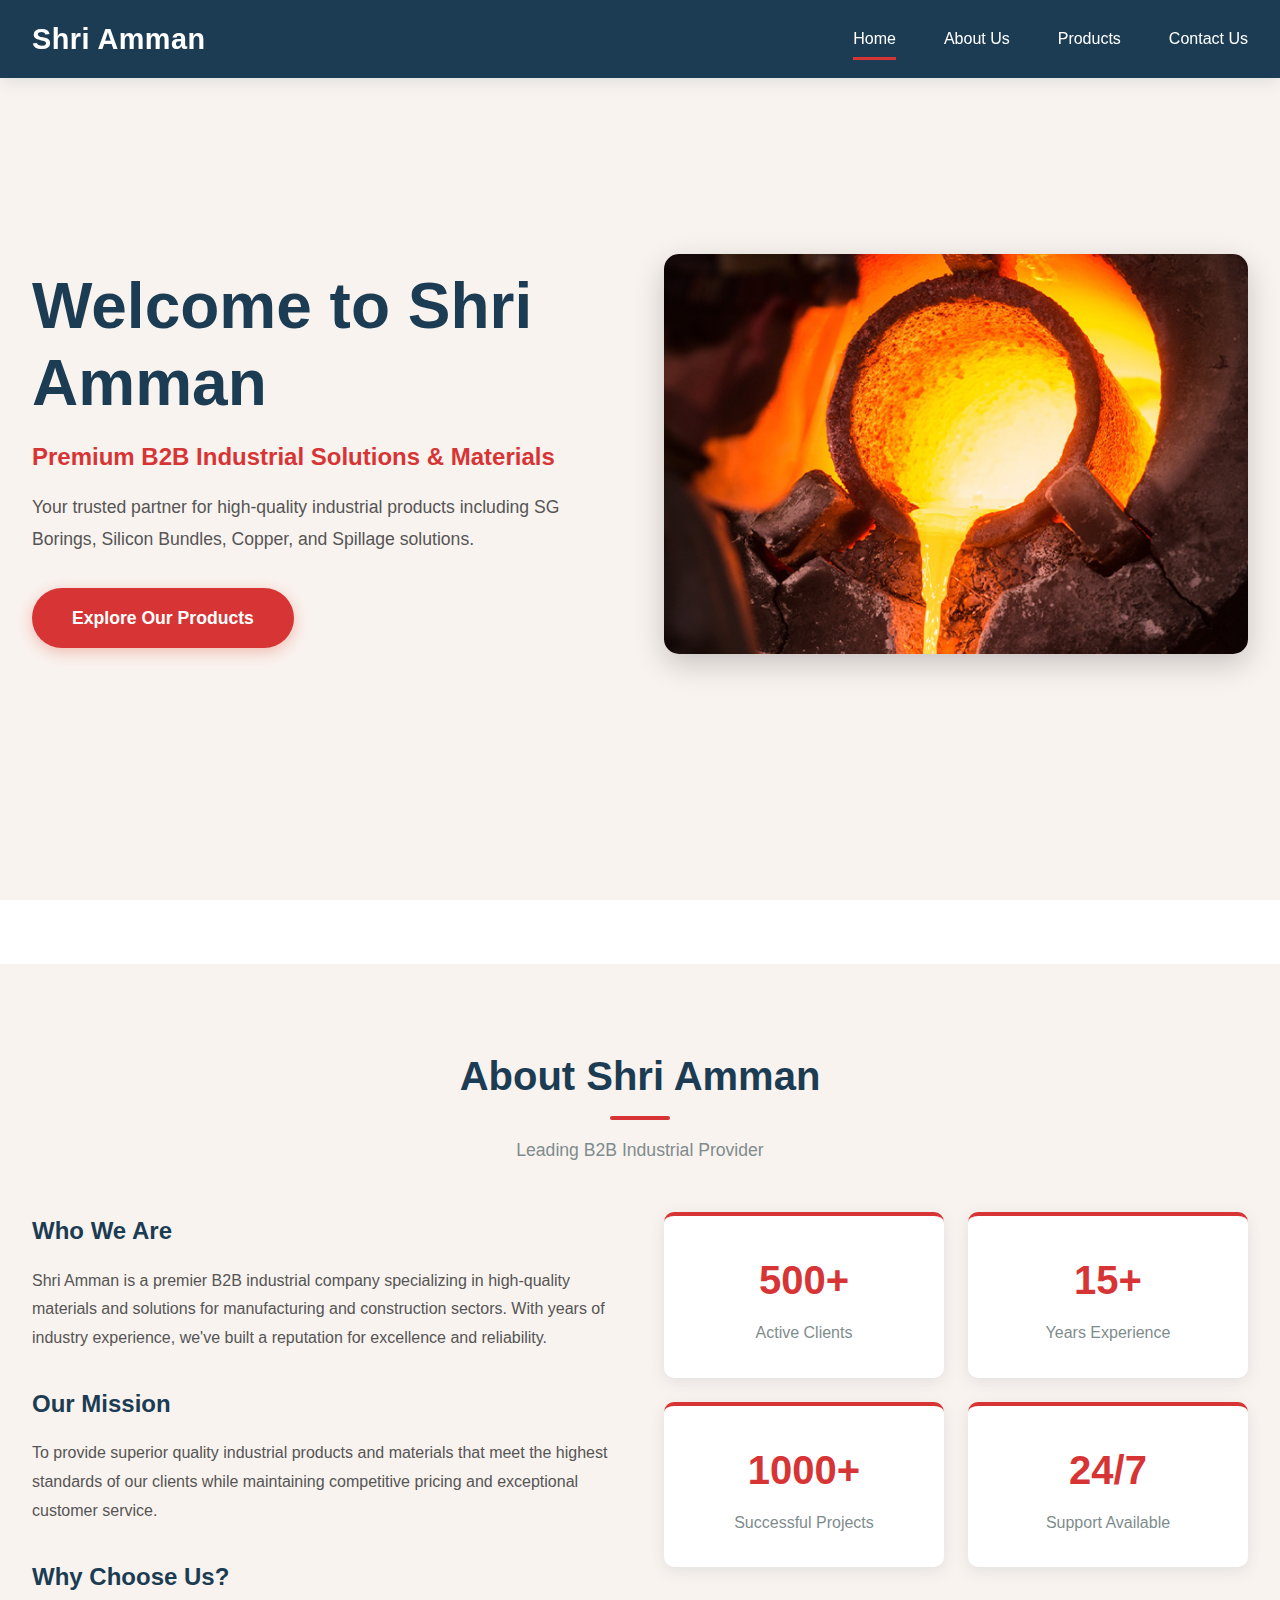
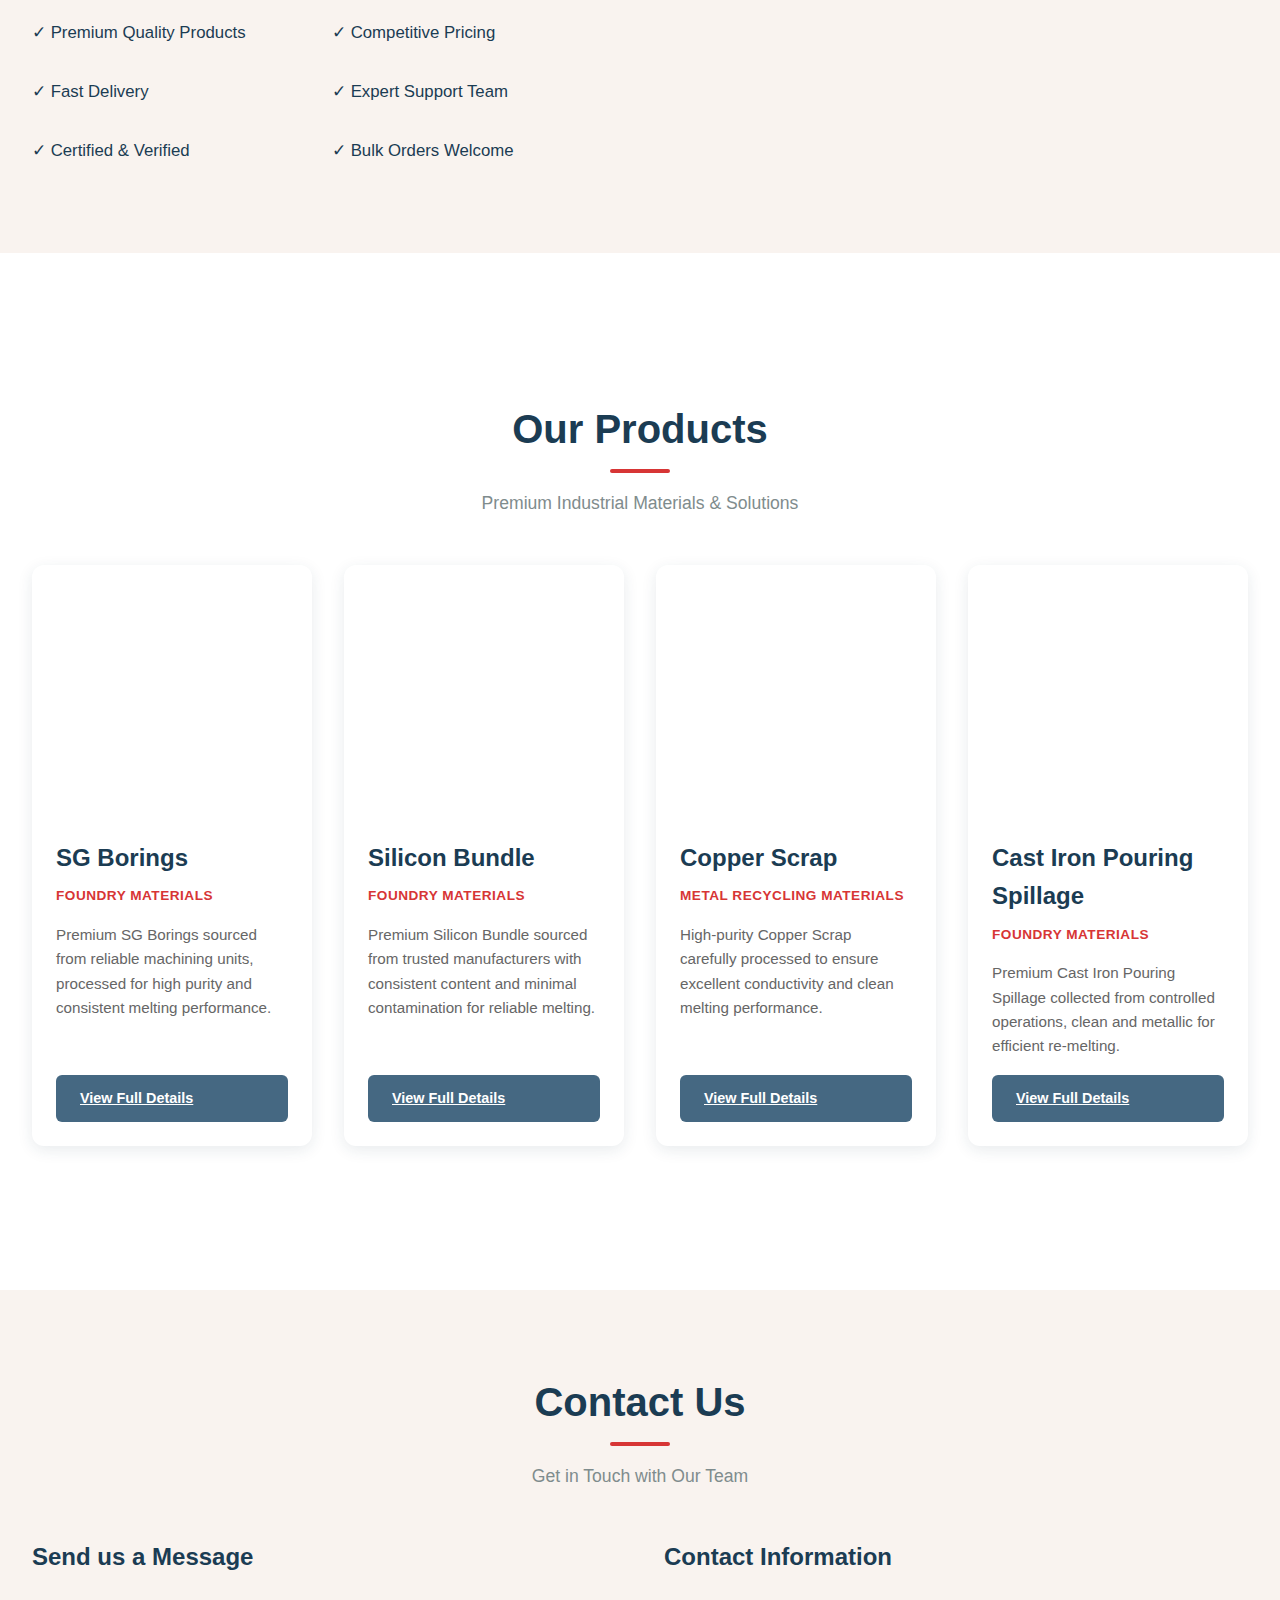
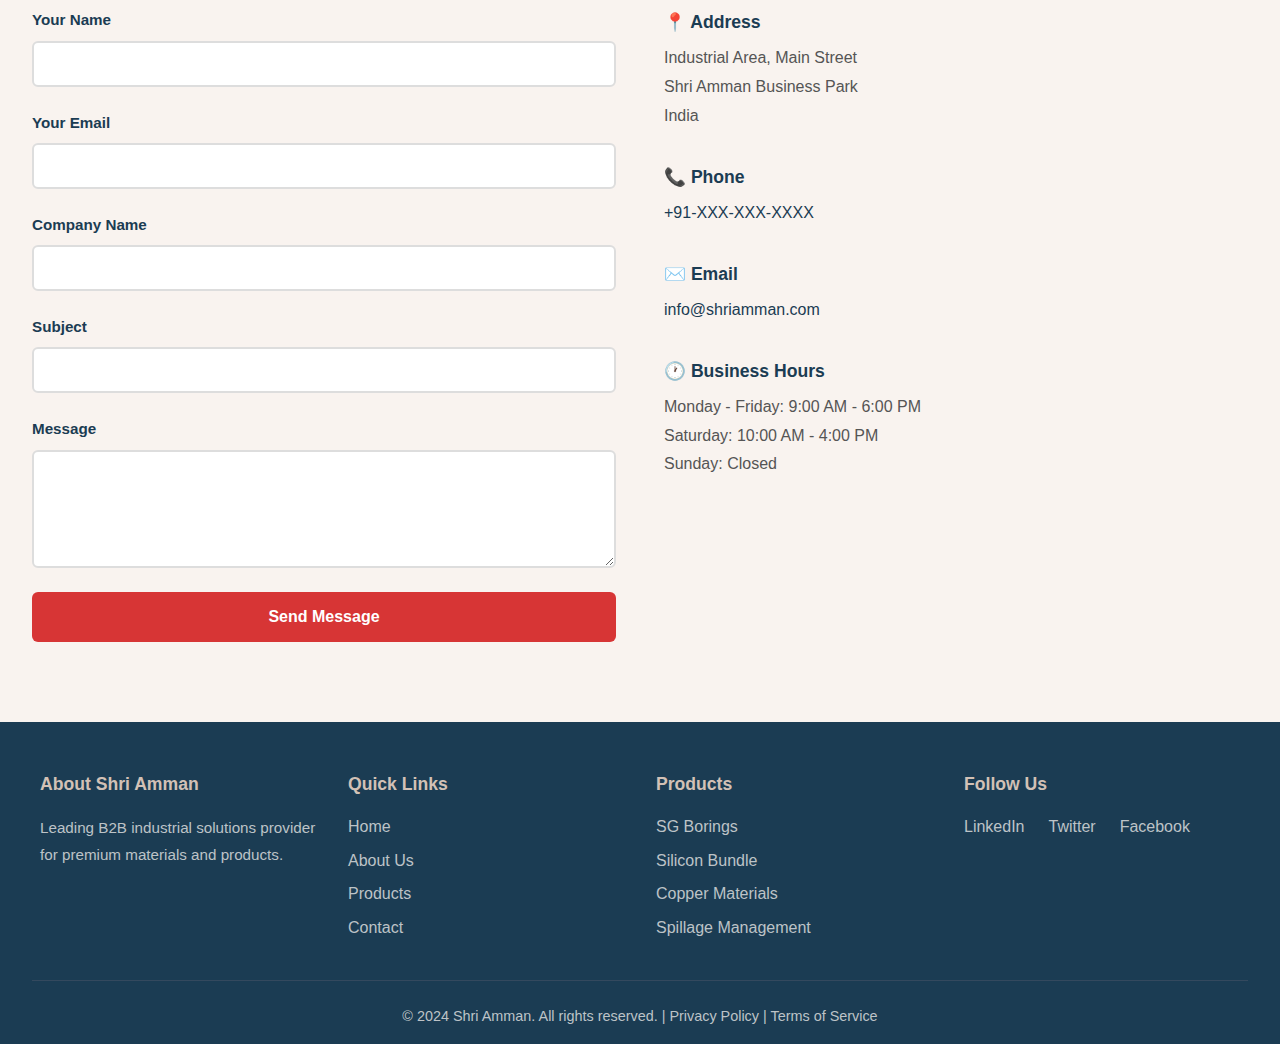
<file: index.html>
<!DOCTYPE html>
<html lang="en">
<head>
    <meta charset="UTF-8">
    <meta name="viewport" content="width=device-width, initial-scale=1.0">
    <title>Shri Amman - B2B Industrial Solutions</title>
    <link rel="stylesheet" href="assets/css/styles.css">
    <link rel="stylesheet" href="assets/css/responsive.css">
</head>
<body>
    <!-- Navigation Bar -->
    <nav class="navbar" id="navbar">
        <div class="nav-container">
            <div class="logo">
                <h1>Shri Amman</h1>
            </div>
            <ul class="nav-menu" id="navMenu">
                <li><a href="#home" class="nav-link active" data-section="home">Home</a></li>
                <li><a href="#about" class="nav-link" data-section="about">About Us</a></li>
                <li><a href="#products" class="nav-link" data-section="products">Products</a></li>
                <li><a href="#contact" class="nav-link" data-section="contact">Contact Us</a></li>
            </ul>
            <div class="hamburger" id="hamburger">
                <span></span>
                <span></span>
                <span></span>
            </div>
        </div>
    </nav>

    <!-- Home Section -->
    <section id="home" class="section home-section">
        <div class="hero-content">
            <div class="hero-text">
                <h1 class="hero-title">Welcome to Shri Amman</h1>
                <p class="hero-subtitle">Premium B2B Industrial Solutions & Materials</p>
                <p class="hero-description">
                    Your trusted partner for high-quality industrial products including SG Borings, Silicon Bundles, Copper, and Spillage solutions.
                </p>
                <a href="#products" class="cta-button">Explore Our Products</a>
            </div>
            <div class="hero-image">
                <img src="assets/images/company.png" alt="Shri Amman Industrial Solutions" loading="lazy">
            </div>
        </div>
    </section>

    <!-- About Us Section -->
    <section id="about" class="section about-section">
        <div class="section-header">
            <h2>About Shri Amman</h2>
            <p class="section-subtitle">Leading B2B Industrial Provider</p>
        </div>
        <div class="about-content">
            <div class="about-text">
                <h3>Who We Are</h3>
                <p>
                    Shri Amman is a premier B2B industrial company specializing in high-quality materials and solutions for manufacturing and construction sectors. With years of industry experience, we've built a reputation for excellence and reliability.
                </p>
                <h3>Our Mission</h3>
                <p>
                    To provide superior quality industrial products and materials that meet the highest standards of our clients while maintaining competitive pricing and exceptional customer service.
                </p>
                <h3>Why Choose Us?</h3>
                <ul class="features-list">
                    <li>✓ Premium Quality Products</li>
                    <li>✓ Competitive Pricing</li>
                    <li>✓ Fast Delivery</li>
                    <li>✓ Expert Support Team</li>
                    <li>✓ Certified & Verified</li>
                    <li>✓ Bulk Orders Welcome</li>
                </ul>
            </div>
            <div class="about-stats">
                <div class="stat-card">
                    <h4>500+</h4>
                    <p>Active Clients</p>
                </div>
                <div class="stat-card">
                    <h4>15+</h4>
                    <p>Years Experience</p>
                </div>
                <div class="stat-card">
                    <h4>1000+</h4>
                    <p>Successful Projects</p>
                </div>
                <div class="stat-card">
                    <h4>24/7</h4>
                    <p>Support Available</p>
                </div>
            </div>
        </div>
    </section>

    <!-- Products Section -->
    <section id="products" class="section products-section">
        <div class="section-header">
            <h2>Our Products</h2>
            <p class="section-subtitle">Premium Industrial Materials & Solutions</p>
        </div>
        <div class="products-grid">
            <!-- SG Borings Product -->
            <div class="product-card" data-product="sg-borings">
                <div class="product-image-container">
                    <img src="assets/images/sg-borings.png" alt="SG Borings" class="product-image" loading="lazy">
                    <div class="product-overlay">Click to view full details</div>
                </div>
                <div class="product-content">
                    <h3>SG Borings</h3>
                    <p class="product-category">Foundry Materials</p>
                    <p class="product-description">
                        Premium SG Borings sourced from reliable machining units, processed for high purity and consistent melting performance.
                    </p>
                    <div class="product-details" style="display: none;">
                        <ul>
                            <li>✓ High purity sourcing</li>
                            <li>✓ Consistent chemistry</li>
                            <li>✓ Minimal contamination</li>
                            <li>✓ Uniform particle size</li>
                            <li>✓ Reduced melting losses</li>
                        </ul>
                        <p class="product-price">Contact for pricing</p>
                    </div>
                    <a href="sg-borings.html" class="expand-btn">View Full Details</a>
                </div>
            </div>

            <!-- Silicon Bundle Product -->
            <div class="product-card" data-product="silicon-bundle">
                <div class="product-image-container">
                    <img src="assets/images/silicon-bundle.png" alt="Silicon Bundle" class="product-image" loading="lazy">
                    <div class="product-overlay">Click to view full details</div>
                </div>
                <div class="product-content">
                    <h3>Silicon Bundle</h3>
                    <p class="product-category">Foundry Materials</p>
                    <p class="product-description">
                        Premium Silicon Bundle sourced from trusted manufacturers with consistent content and minimal contamination for reliable melting.
                    </p>
                    <div class="product-details" style="display: none;">
                        <ul>
                            <li>✓ Consistent silicon content</li>
                            <li>✓ High purity material</li>
                            <li>✓ Minimal contamination</li>
                            <li>✓ Proper bundling & handling</li>
                            <li>✓ Improved casting quality</li>
                        </ul>
                        <p class="product-price">Contact for pricing</p>
                    </div>
                    <a href="silicon-bundle.html" class="expand-btn">View Full Details</a>
                </div>
            </div>

            <!-- Copper Product -->
            <div class="product-card" data-product="copper">
                <div class="product-image-container">
                    <img src="assets/images/copper.png" alt="Copper Materials" class="product-image" loading="lazy">
                    <div class="product-overlay">Click to view full details</div>
                </div>
                <div class="product-content">
                    <h3>Copper Scrap</h3>
                    <p class="product-category">Metal Recycling Materials</p>
                    <p class="product-description">
                        High-purity Copper Scrap carefully processed to ensure excellent conductivity and clean melting performance.
                    </p>
                    <div class="product-details" style="display: none;">
                        <ul>
                            <li>✓ High copper purity</li>
                            <li>✓ Low contamination</li>
                            <li>✓ Clean melting</li>
                            <li>✓ Excellent conductivity</li>
                            <li>✓ Minimal melting losses</li>
                        </ul>
                        <p class="product-price">Contact for pricing</p>
                    </div>
                    <a href="copper.html" class="expand-btn">View Full Details</a>
                </div>
            </div>

            <!-- Spillage Management Product -->
            <div class="product-card" data-product="spillage">
                <div class="product-image-container">
                    <img src="assets/images/spillage.png" alt="Spillage Management" class="product-image" loading="lazy">
                    <div class="product-overlay">Click to view full details</div>
                </div>
                <div class="product-content">
                    <h3>Cast Iron Pouring Spillage</h3>
                    <p class="product-category">Foundry Materials</p>
                    <p class="product-description">
                        Premium Cast Iron Pouring Spillage collected from controlled operations, clean and metallic for efficient re-melting.
                    </p>
                    <div class="product-details" style="display: none;">
                        <ul>
                            <li>✓ Clean metallic material</li>
                            <li>✓ Minimal slag content</li>
                            <li>✓ Good metallic recovery</li>
                            <li>✓ Consistent base chemistry</li>
                            <li>✓ Economical raw material</li>
                        </ul>
                        <p class="product-price">Contact for pricing</p>
                    </div>
                    <a href="spillage.html" class="expand-btn">View Full Details</a>
                </div>
            </div>
        </div>
    </section>

    <!-- Contact Us Section -->
    <section id="contact" class="section contact-section">
        <div class="section-header">
            <h2>Contact Us</h2>
            <p class="section-subtitle">Get in Touch with Our Team</p>
        </div>
        <div class="contact-content">
            <div class="contact-form-container">
                <h3>Send us a Message</h3>
                <form class="contact-form" id="contactForm">
                    <div class="form-group">
                        <label for="name">Your Name</label>
                        <input type="text" id="name" name="name" required>
                    </div>
                    <div class="form-group">
                        <label for="email">Your Email</label>
                        <input type="email" id="email" name="email" required>
                    </div>
                    <div class="form-group">
                        <label for="company">Company Name</label>
                        <input type="text" id="company" name="company">
                    </div>
                    <div class="form-group">
                        <label for="subject">Subject</label>
                        <input type="text" id="subject" name="subject" required>
                    </div>
                    <div class="form-group">
                        <label for="message">Message</label>
                        <textarea id="message" name="message" rows="5" required></textarea>
                    </div>
                    <button type="submit" class="submit-btn">Send Message</button>
                </form>
                <div class="form-message" id="formMessage" style="display: none;"></div>
            </div>
            <div class="contact-info-container">
                <h3>Contact Information</h3>
                <div class="contact-info">
                    <div class="info-item">
                        <h4>📍 Address</h4>
                        <p>Industrial Area, Main Street<br>Shri Amman Business Park<br>India</p>
                    </div>
                    <div class="info-item">
                        <h4>📞 Phone</h4>
                        <p><a href="tel:+91-XXXXXXXXXX">+91-XXX-XXX-XXXX</a></p>
                    </div>
                    <div class="info-item">
                        <h4>✉️ Email</h4>
                        <p><a href="mailto:info@shriamman.com">info@shriamman.com</a></p>
                    </div>
                    <div class="info-item">
                        <h4>🕐 Business Hours</h4>
                        <p>Monday - Friday: 9:00 AM - 6:00 PM<br>Saturday: 10:00 AM - 4:00 PM<br>Sunday: Closed</p>
                    </div>
                </div>
            </div>
        </div>
    </section>

    <!-- Footer -->
    <footer class="footer">
        <div class="footer-content">
            <div class="footer-section">
                <h4>About Shri Amman</h4>
                <p>Leading B2B industrial solutions provider for premium materials and products.</p>
            </div>
            <div class="footer-section">
                <h4>Quick Links</h4>
                <ul>
                    <li><a href="#home">Home</a></li>
                    <li><a href="#about">About Us</a></li>
                    <li><a href="#products">Products</a></li>
                    <li><a href="#contact">Contact</a></li>
                </ul>
            </div>
            <div class="footer-section">
                <h4>Products</h4>
                <ul>
                    <li><a href="#products">SG Borings</a></li>
                    <li><a href="#products">Silicon Bundle</a></li>
                    <li><a href="#products">Copper Materials</a></li>
                    <li><a href="#products">Spillage Management</a></li>
                </ul>
            </div>
            <div class="footer-section">
                <h4>Follow Us</h4>
                <div class="social-links">
                    <a href="#">LinkedIn</a>
                    <a href="#">Twitter</a>
                    <a href="#">Facebook</a>
                </div>
            </div>
        </div>
        <div class="footer-bottom">
            <p>&copy; 2024 Shri Amman. All rights reserved. | Privacy Policy | Terms of Service</p>
        </div>
    </footer>

    <script src="assets/js/script.js"></script>
</body>
</html>
</file>
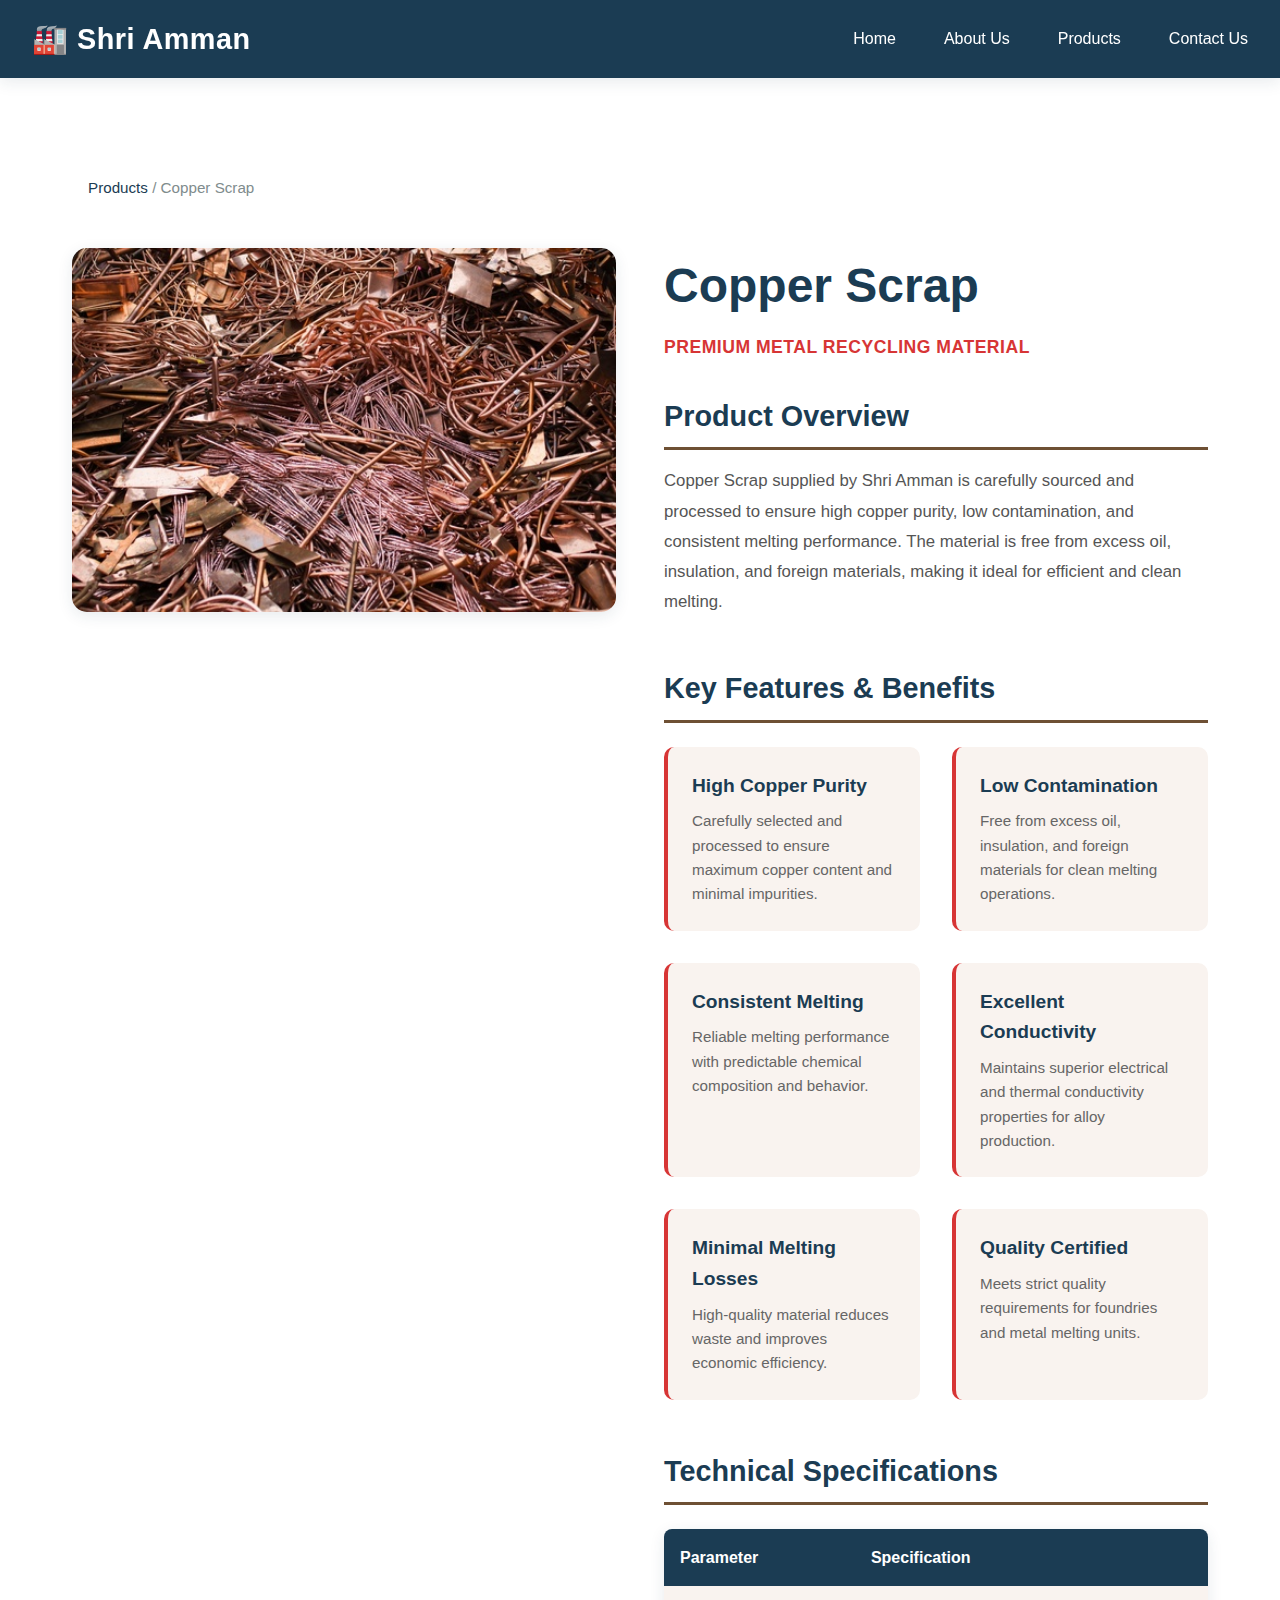
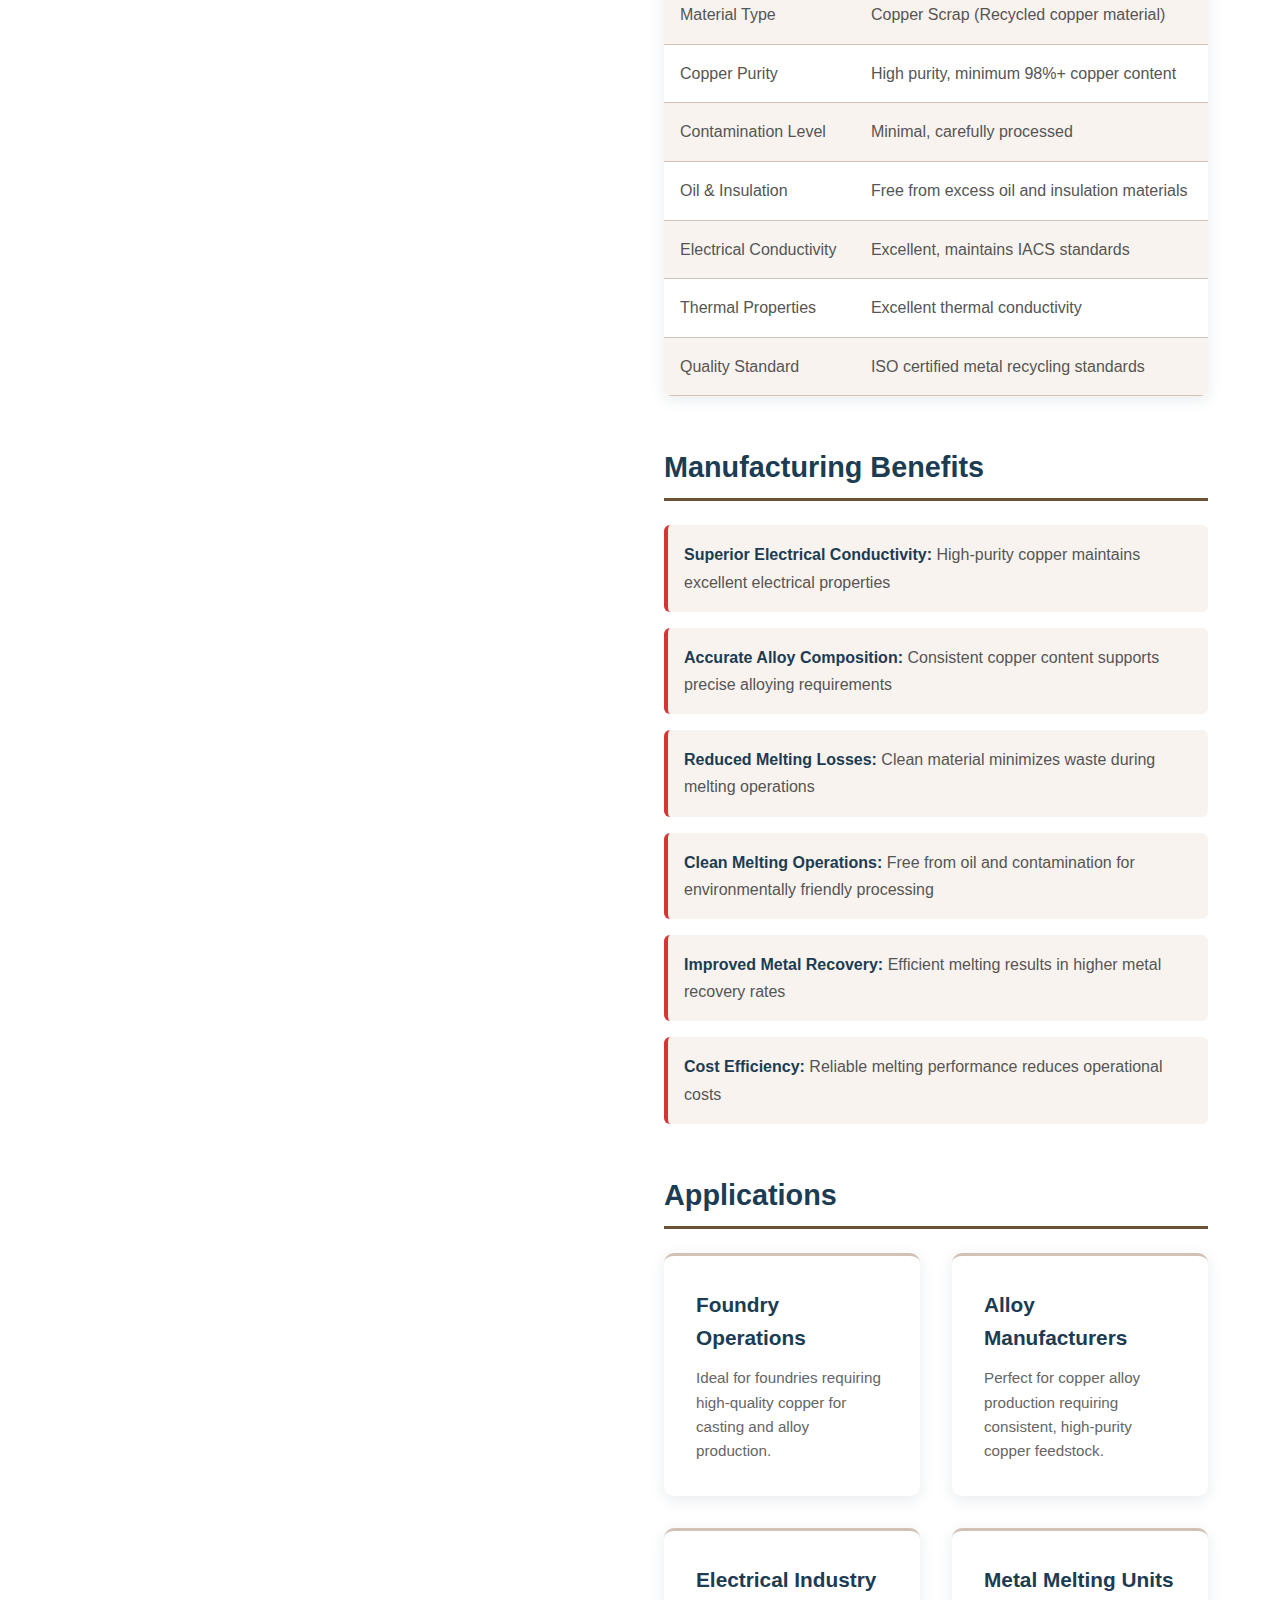
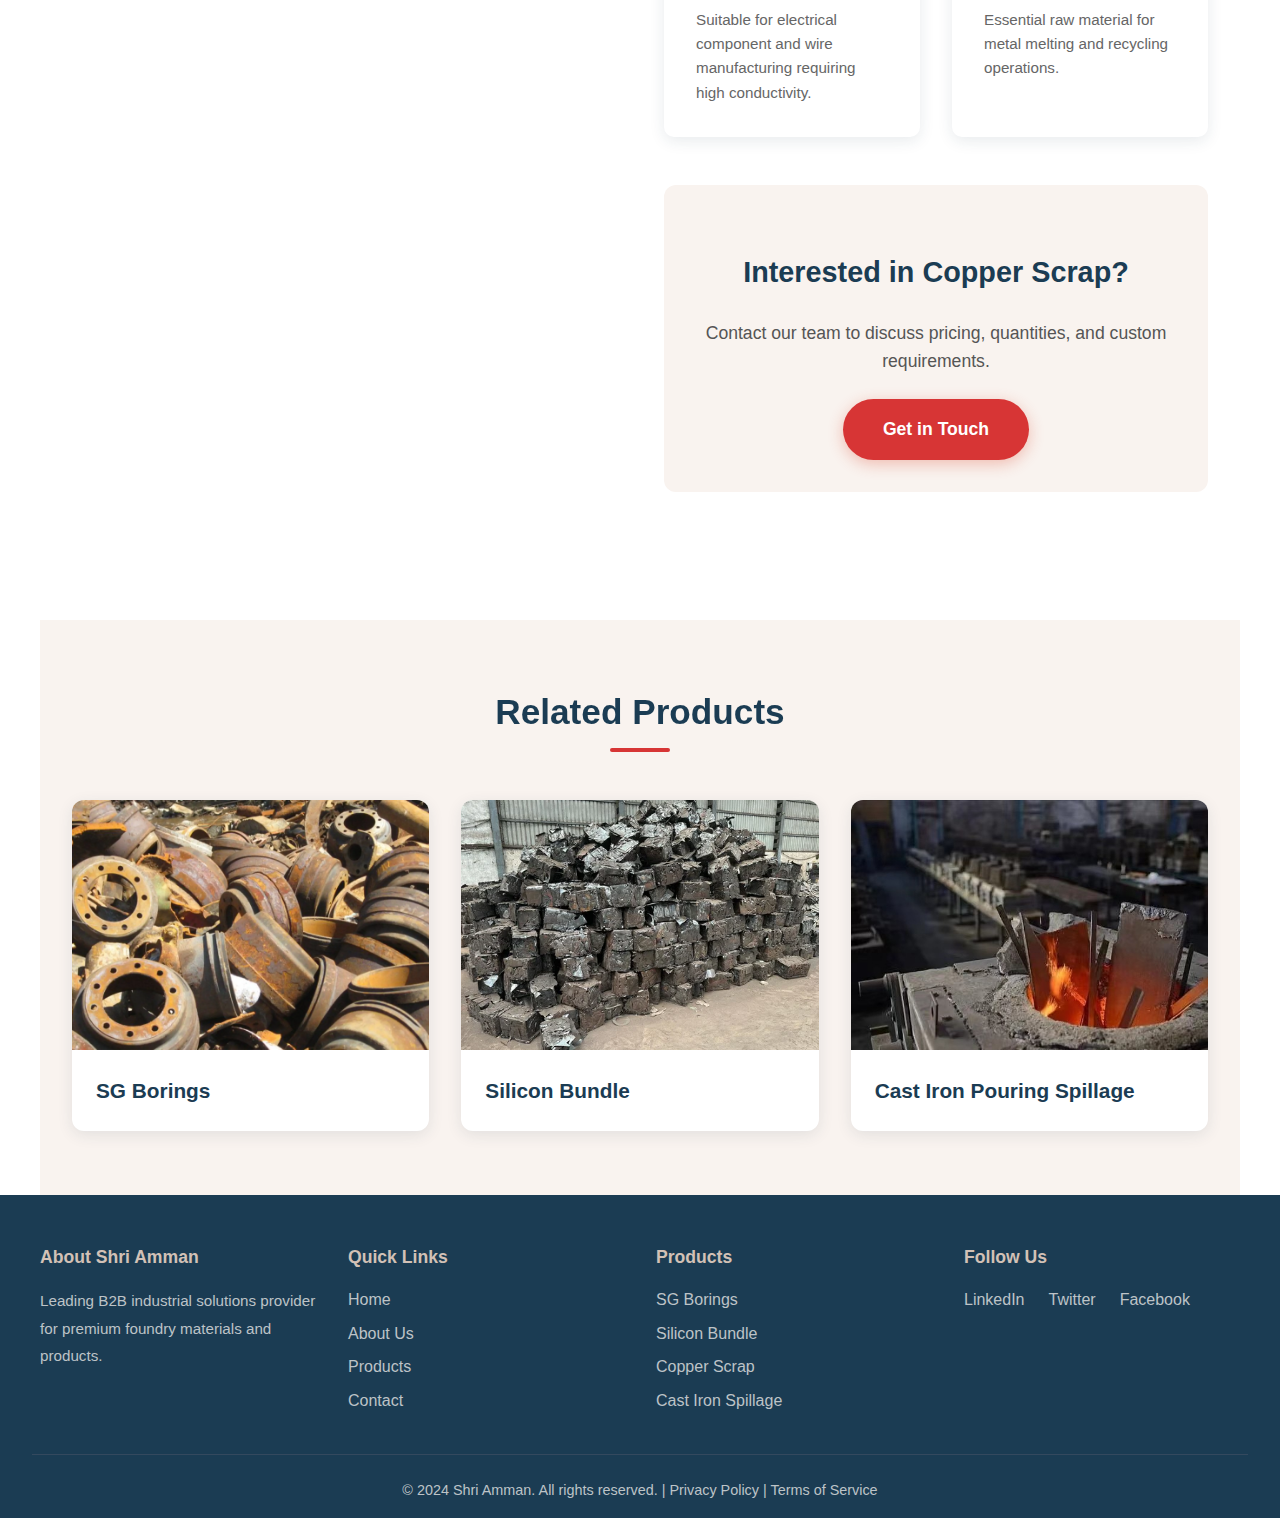
<file: copper.html>
<!DOCTYPE html>
<html lang="en">
<head>
    <meta charset="UTF-8">
    <meta name="viewport" content="width=device-width, initial-scale=1.0">
    <title>Copper Scrap - Shri Amman Industrial Solutions</title>
    <link rel="stylesheet" href="assets/css/styles.css">
    <link rel="stylesheet" href="assets/css/responsive.css">
</head>
<body>
    <!-- Navigation Bar -->
    <nav class="navbar" id="navbar">
        <div class="nav-container">
            <div class="logo">
                <h1>🏭 Shri Amman</h1>
            </div>
            <ul class="nav-menu" id="navMenu">
                <li><a href="index.html#home" class="nav-link" data-section="home">Home</a></li>
                <li><a href="index.html#about" class="nav-link" data-section="about">About Us</a></li>
                <li><a href="index.html#products" class="nav-link" data-section="products">Products</a></li>
                <li><a href="index.html#contact" class="nav-link" data-section="contact">Contact Us</a></li>
            </ul>
            <div class="hamburger" id="hamburger">
                <span></span>
                <span></span>
                <span></span>
            </div>
        </div>
    </nav>

    <!-- Product Detail Section -->
    <section class="product-detail-section">
        <div class="breadcrumb">
            <a href="index.html#products">Products</a> / <span>Copper Scrap</span>
        </div>

        <div class="product-detail-container">
            <div class="product-detail-image">
                <img src="assets/images/copper.png" alt="Copper Scrap Product">
            </div>

            <div class="product-detail-content">
                <h1>Copper Scrap</h1>
                <p class="product-detail-category">Premium Metal Recycling Material</p>
                
                <div class="product-detail-description">
                    <h2>Product Overview</h2>
                    <p>
                        Copper Scrap supplied by Shri Amman is carefully sourced and processed to ensure high copper purity, 
                        low contamination, and consistent melting performance. The material is free from excess oil, insulation, 
                        and foreign materials, making it ideal for efficient and clean melting.
                    </p>
                </div>

                <div class="product-features">
                    <h2>Key Features & Benefits</h2>
                    <div class="features-grid">
                        <div class="feature-item">
                            <h3>High Copper Purity</h3>
                            <p>Carefully selected and processed to ensure maximum copper content and minimal impurities.</p>
                        </div>
                        <div class="feature-item">
                            <h3>Low Contamination</h3>
                            <p>Free from excess oil, insulation, and foreign materials for clean melting operations.</p>
                        </div>
                        <div class="feature-item">
                            <h3>Consistent Melting</h3>
                            <p>Reliable melting performance with predictable chemical composition and behavior.</p>
                        </div>
                        <div class="feature-item">
                            <h3>Excellent Conductivity</h3>
                            <p>Maintains superior electrical and thermal conductivity properties for alloy production.</p>
                        </div>
                        <div class="feature-item">
                            <h3>Minimal Melting Losses</h3>
                            <p>High-quality material reduces waste and improves economic efficiency.</p>
                        </div>
                        <div class="feature-item">
                            <h3>Quality Certified</h3>
                            <p>Meets strict quality requirements for foundries and metal melting units.</p>
                        </div>
                    </div>
                </div>

                <div class="product-specifications">
                    <h2>Technical Specifications</h2>
                    <table class="specs-table">
                        <tr>
                            <th>Parameter</th>
                            <th>Specification</th>
                        </tr>
                        <tr>
                            <td>Material Type</td>
                            <td>Copper Scrap (Recycled copper material)</td>
                        </tr>
                        <tr>
                            <td>Copper Purity</td>
                            <td>High purity, minimum 98%+ copper content</td>
                        </tr>
                        <tr>
                            <td>Contamination Level</td>
                            <td>Minimal, carefully processed</td>
                        </tr>
                        <tr>
                            <td>Oil & Insulation</td>
                            <td>Free from excess oil and insulation materials</td>
                        </tr>
                        <tr>
                            <td>Electrical Conductivity</td>
                            <td>Excellent, maintains IACS standards</td>
                        </tr>
                        <tr>
                            <td>Thermal Properties</td>
                            <td>Excellent thermal conductivity</td>
                        </tr>
                        <tr>
                            <td>Quality Standard</td>
                            <td>ISO certified metal recycling standards</td>
                        </tr>
                    </table>
                </div>

                <div class="product-benefits">
                    <h2>Manufacturing Benefits</h2>
                    <ul class="benefits-list">
                        <li><strong>Superior Electrical Conductivity:</strong> High-purity copper maintains excellent electrical properties</li>
                        <li><strong>Accurate Alloy Composition:</strong> Consistent copper content supports precise alloying requirements</li>
                        <li><strong>Reduced Melting Losses:</strong> Clean material minimizes waste during melting operations</li>
                        <li><strong>Clean Melting Operations:</strong> Free from oil and contamination for environmentally friendly processing</li>
                        <li><strong>Improved Metal Recovery:</strong> Efficient melting results in higher metal recovery rates</li>
                        <li><strong>Cost Efficiency:</strong> Reliable melting performance reduces operational costs</li>
                    </ul>
                </div>

                <div class="product-applications">
                    <h2>Applications</h2>
                    <div class="applications-list">
                        <div class="app-item">
                            <h4>Foundry Operations</h4>
                            <p>Ideal for foundries requiring high-quality copper for casting and alloy production.</p>
                        </div>
                        <div class="app-item">
                            <h4>Alloy Manufacturers</h4>
                            <p>Perfect for copper alloy production requiring consistent, high-purity copper feedstock.</p>
                        </div>
                        <div class="app-item">
                            <h4>Electrical Industry</h4>
                            <p>Suitable for electrical component and wire manufacturing requiring high conductivity.</p>
                        </div>
                        <div class="app-item">
                            <h4>Metal Melting Units</h4>
                            <p>Essential raw material for metal melting and recycling operations.</p>
                        </div>
                    </div>
                </div>

                <div class="product-cta">
                    <h2>Interested in Copper Scrap?</h2>
                    <p>Contact our team to discuss pricing, quantities, and custom requirements.</p>
                    <a href="index.html#contact" class="cta-button">Get in Touch</a>
                </div>
            </div>
        </div>
    </section>

    <!-- Related Products Section -->
    <section class="related-products">
        <h2>Related Products</h2>
        <div class="related-grid">
            <a href="sg-borings.html" class="related-card">
                <img src="assets/images/sg-borings.png" alt="SG Borings">
                <h3>SG Borings</h3>
            </a>
            <a href="silicon-bundle.html" class="related-card">
                <img src="assets/images/silicon-bundle.png" alt="Silicon Bundle">
                <h3>Silicon Bundle</h3>
            </a>
            <a href="spillage.html" class="related-card">
                <img src="assets/images/spillage.png" alt="Cast Iron Pouring Spillage">
                <h3>Cast Iron Pouring Spillage</h3>
            </a>
        </div>
    </section>

    <!-- Footer -->
    <footer class="footer">
        <div class="footer-content">
            <div class="footer-section">
                <h4>About Shri Amman</h4>
                <p>Leading B2B industrial solutions provider for premium foundry materials and products.</p>
            </div>
            <div class="footer-section">
                <h4>Quick Links</h4>
                <ul>
                    <li><a href="index.html#home">Home</a></li>
                    <li><a href="index.html#about">About Us</a></li>
                    <li><a href="index.html#products">Products</a></li>
                    <li><a href="index.html#contact">Contact</a></li>
                </ul>
            </div>
            <div class="footer-section">
                <h4>Products</h4>
                <ul>
                    <li><a href="sg-borings.html">SG Borings</a></li>
                    <li><a href="silicon-bundle.html">Silicon Bundle</a></li>
                    <li><a href="copper.html">Copper Scrap</a></li>
                    <li><a href="spillage.html">Cast Iron Spillage</a></li>
                </ul>
            </div>
            <div class="footer-section">
                <h4>Follow Us</h4>
                <div class="social-links">
                    <a href="#">LinkedIn</a>
                    <a href="#">Twitter</a>
                    <a href="#">Facebook</a>
                </div>
            </div>
        </div>
        <div class="footer-bottom">
            <p>&copy; 2024 Shri Amman. All rights reserved. | Privacy Policy | Terms of Service</p>
        </div>
    </footer>

    <script src="assets/js/script.js"></script>
</body>
</html>
</file>
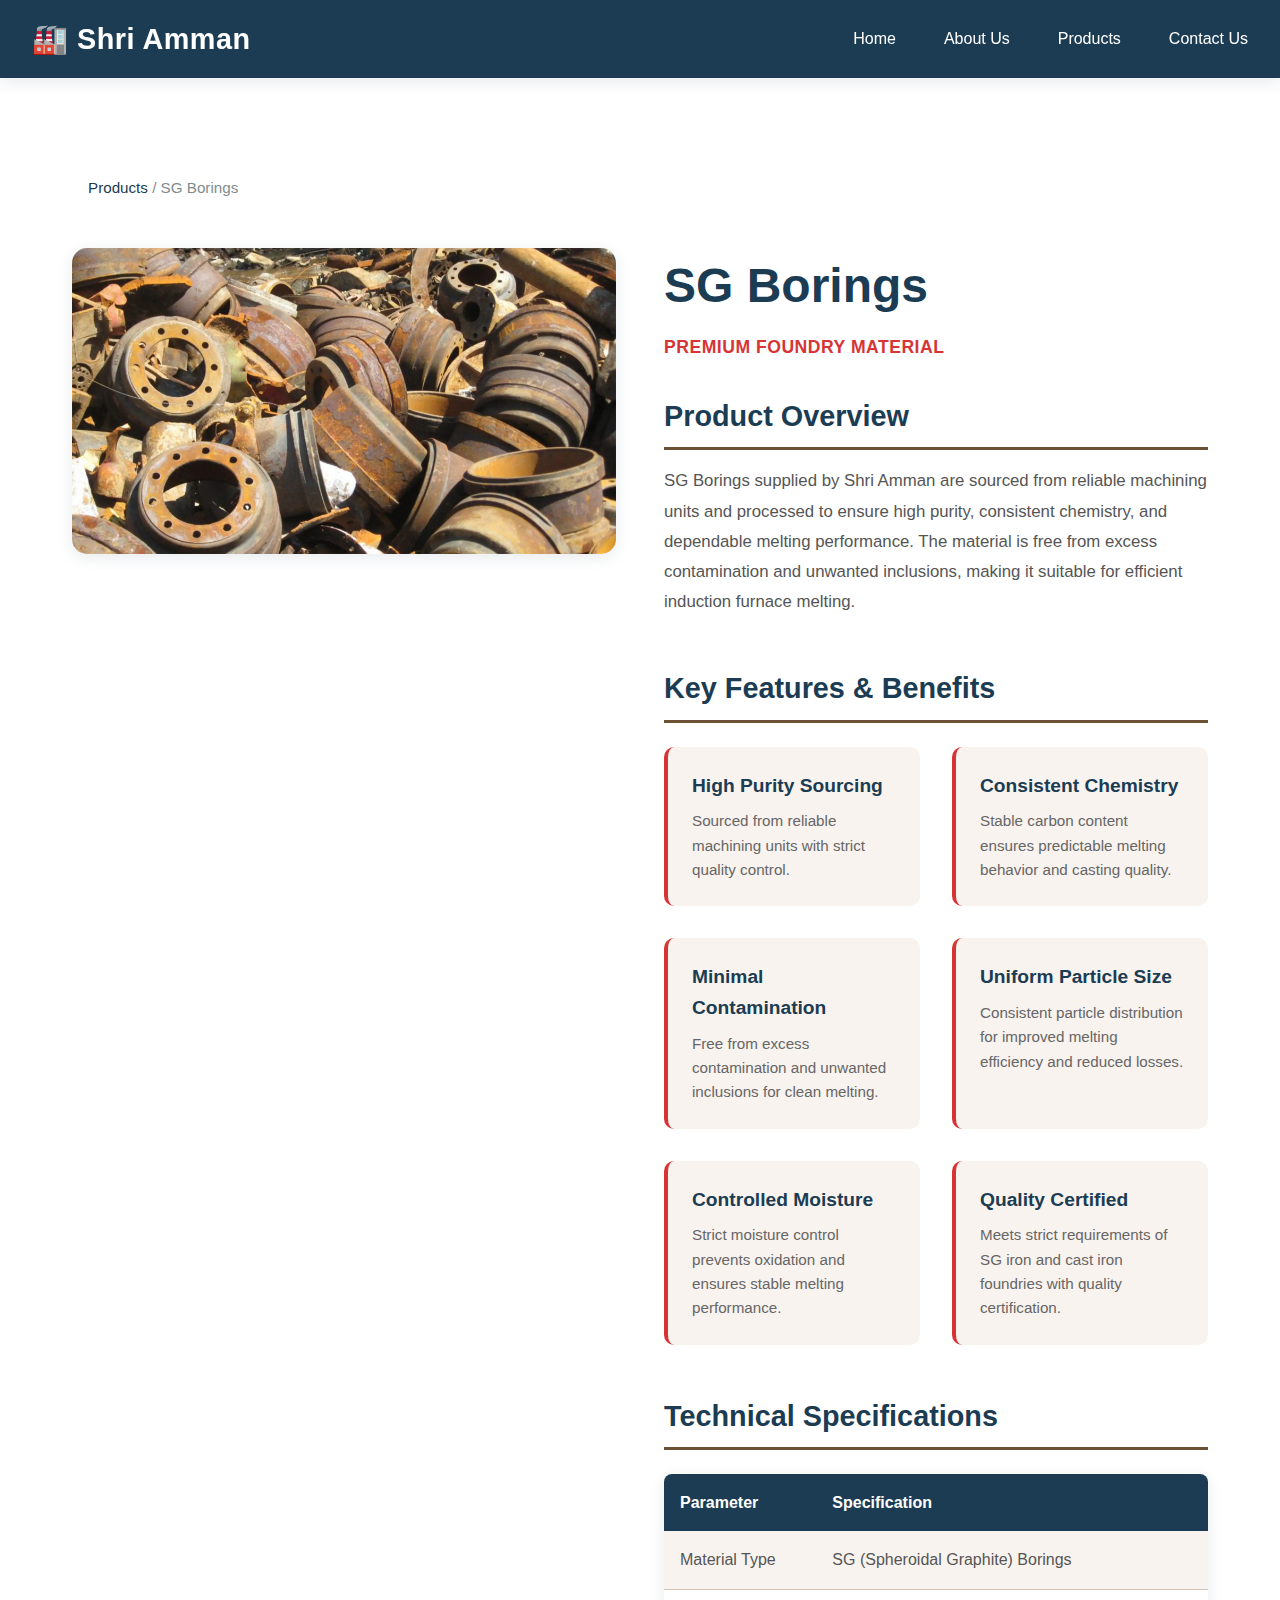
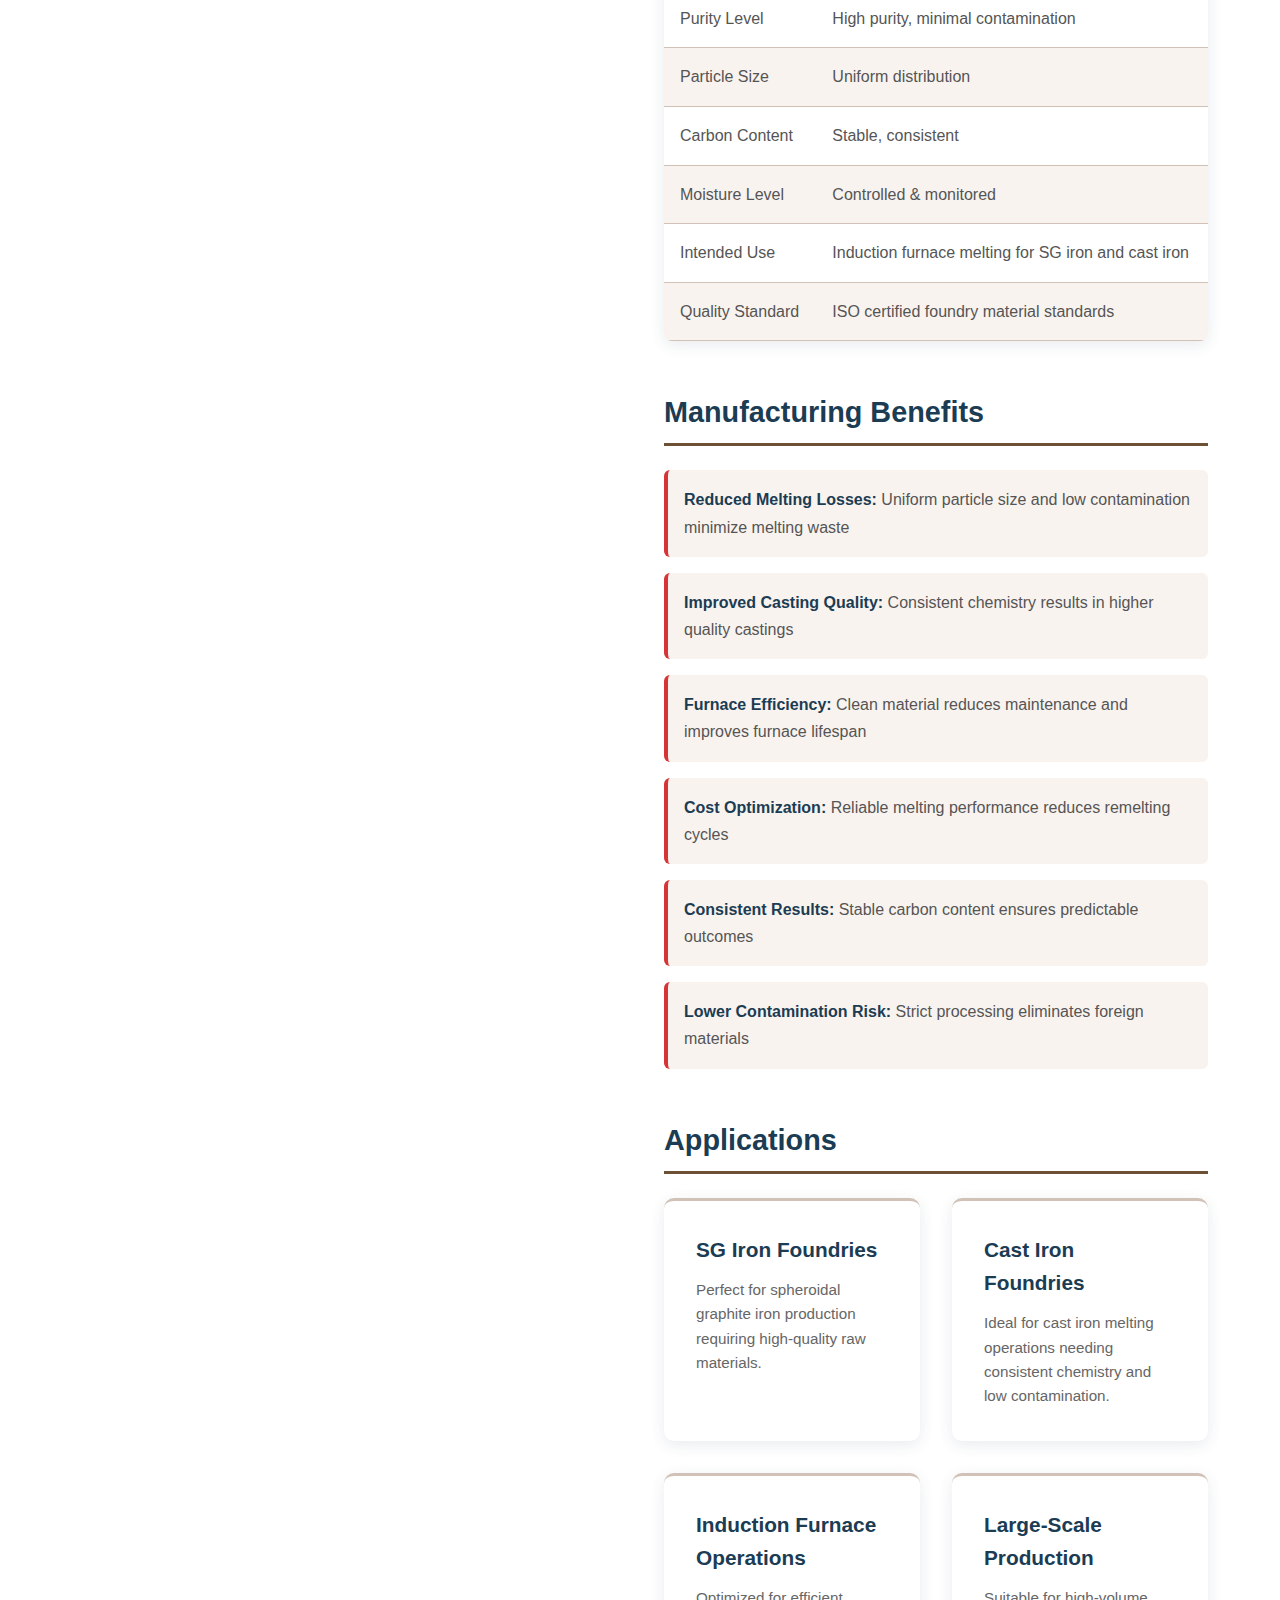
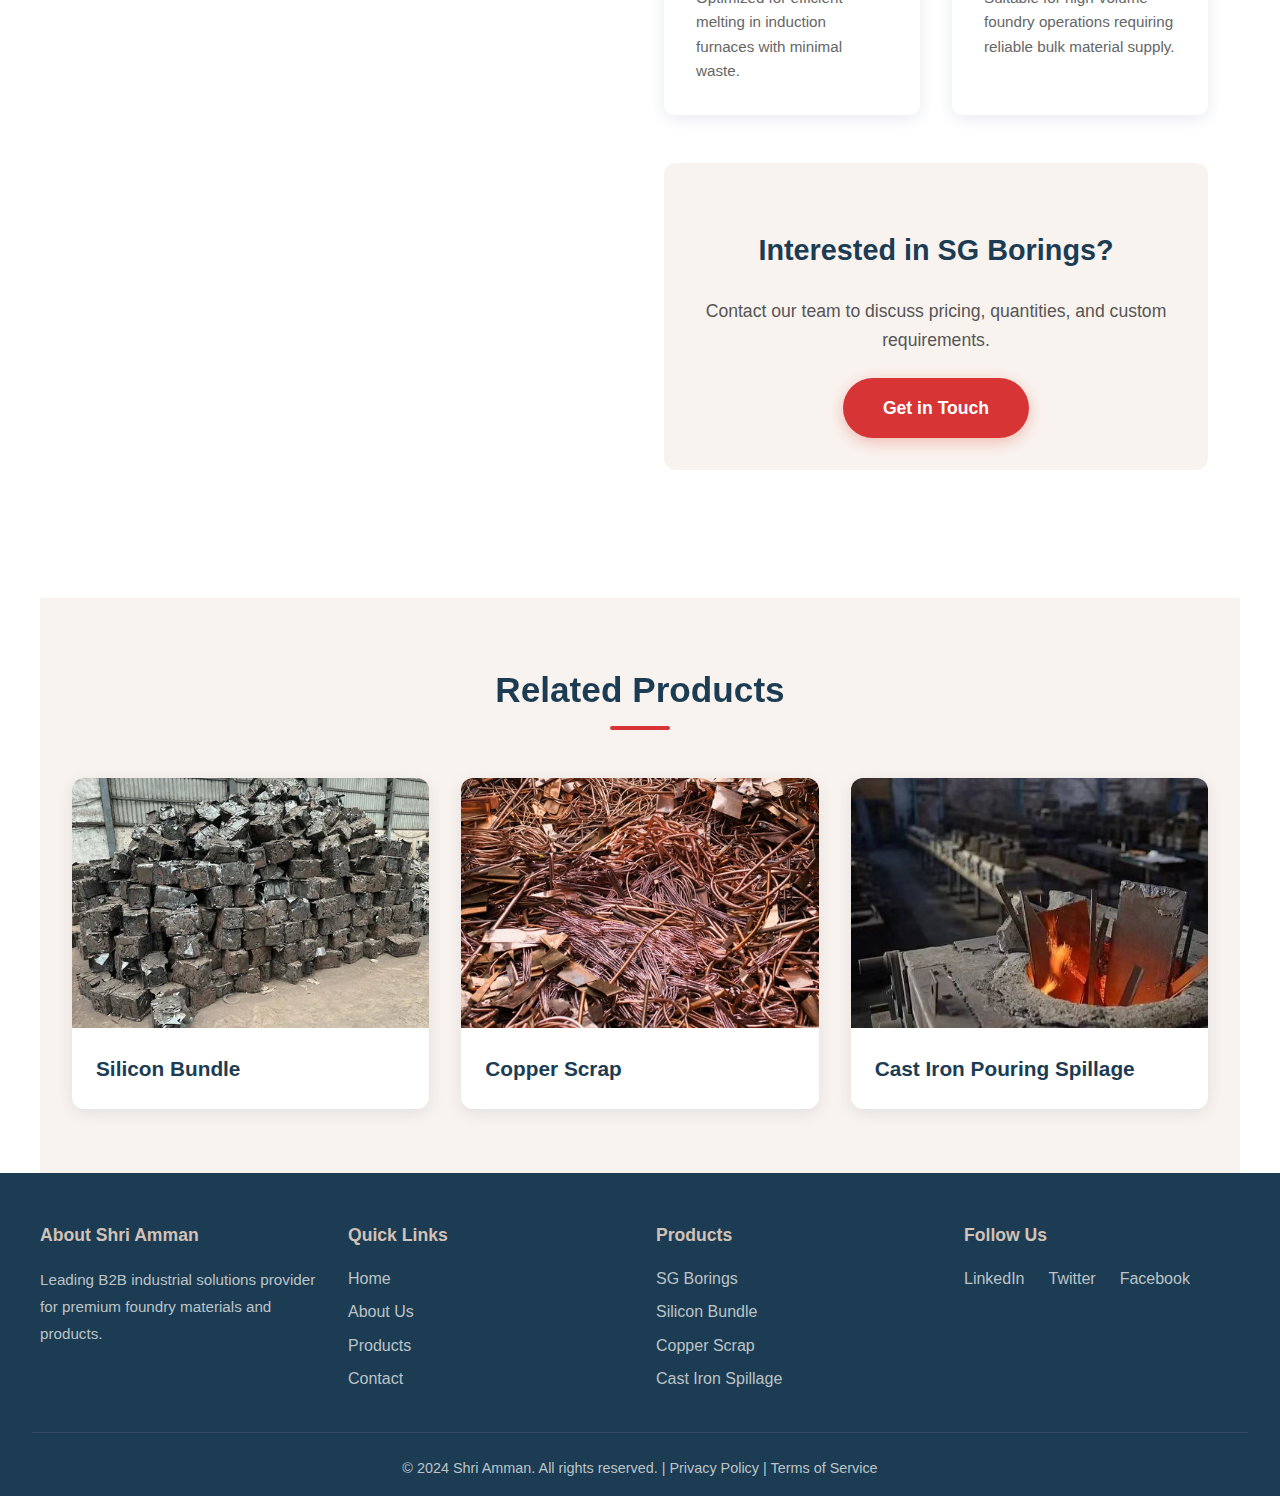
<file: sg-borings.html>
<!DOCTYPE html>
<html lang="en">
<head>
    <meta charset="UTF-8">
    <meta name="viewport" content="width=device-width, initial-scale=1.0">
    <title>SG Borings - Shri Amman Industrial Solutions</title>
    <link rel="stylesheet" href="assets/css/styles.css">
    <link rel="stylesheet" href="assets/css/responsive.css">
</head>
<body>
    <!-- Navigation Bar -->
    <nav class="navbar" id="navbar">
        <div class="nav-container">
            <div class="logo">
                <h1>🏭 Shri Amman</h1>
            </div>
            <ul class="nav-menu" id="navMenu">
                <li><a href="index.html#home" class="nav-link" data-section="home">Home</a></li>
                <li><a href="index.html#about" class="nav-link" data-section="about">About Us</a></li>
                <li><a href="index.html#products" class="nav-link" data-section="products">Products</a></li>
                <li><a href="index.html#contact" class="nav-link" data-section="contact">Contact Us</a></li>
            </ul>
            <div class="hamburger" id="hamburger">
                <span></span>
                <span></span>
                <span></span>
            </div>
        </div>
    </nav>

    <!-- Product Detail Section -->
    <section class="product-detail-section">
        <div class="breadcrumb">
            <a href="index.html#products">Products</a> / <span>SG Borings</span>
        </div>

        <div class="product-detail-container">
            <div class="product-detail-image">
                <img src="assets/images/sg-borings.png" alt="SG Borings Product">
            </div>

            <div class="product-detail-content">
                <h1>SG Borings</h1>
                <p class="product-detail-category">Premium Foundry Material</p>
                
                <div class="product-detail-description">
                    <h2>Product Overview</h2>
                    <p>
                        SG Borings supplied by Shri Amman are sourced from reliable machining units and processed to ensure high purity, 
                        consistent chemistry, and dependable melting performance. The material is free from excess contamination and 
                        unwanted inclusions, making it suitable for efficient induction furnace melting.
                    </p>
                </div>

                <div class="product-features">
                    <h2>Key Features & Benefits</h2>
                    <div class="features-grid">
                        <div class="feature-item">
                            <h3>High Purity Sourcing</h3>
                            <p>Sourced from reliable machining units with strict quality control.</p>
                        </div>
                        <div class="feature-item">
                            <h3>Consistent Chemistry</h3>
                            <p>Stable carbon content ensures predictable melting behavior and casting quality.</p>
                        </div>
                        <div class="feature-item">
                            <h3>Minimal Contamination</h3>
                            <p>Free from excess contamination and unwanted inclusions for clean melting.</p>
                        </div>
                        <div class="feature-item">
                            <h3>Uniform Particle Size</h3>
                            <p>Consistent particle distribution for improved melting efficiency and reduced losses.</p>
                        </div>
                        <div class="feature-item">
                            <h3>Controlled Moisture</h3>
                            <p>Strict moisture control prevents oxidation and ensures stable melting performance.</p>
                        </div>
                        <div class="feature-item">
                            <h3>Quality Certified</h3>
                            <p>Meets strict requirements of SG iron and cast iron foundries with quality certification.</p>
                        </div>
                    </div>
                </div>

                <div class="product-specifications">
                    <h2>Technical Specifications</h2>
                    <table class="specs-table">
                        <tr>
                            <th>Parameter</th>
                            <th>Specification</th>
                        </tr>
                        <tr>
                            <td>Material Type</td>
                            <td>SG (Spheroidal Graphite) Borings</td>
                        </tr>
                        <tr>
                            <td>Purity Level</td>
                            <td>High purity, minimal contamination</td>
                        </tr>
                        <tr>
                            <td>Particle Size</td>
                            <td>Uniform distribution</td>
                        </tr>
                        <tr>
                            <td>Carbon Content</td>
                            <td>Stable, consistent</td>
                        </tr>
                        <tr>
                            <td>Moisture Level</td>
                            <td>Controlled & monitored</td>
                        </tr>
                        <tr>
                            <td>Intended Use</td>
                            <td>Induction furnace melting for SG iron and cast iron</td>
                        </tr>
                        <tr>
                            <td>Quality Standard</td>
                            <td>ISO certified foundry material standards</td>
                        </tr>
                    </table>
                </div>

                <div class="product-benefits">
                    <h2>Manufacturing Benefits</h2>
                    <ul class="benefits-list">
                        <li><strong>Reduced Melting Losses:</strong> Uniform particle size and low contamination minimize melting waste</li>
                        <li><strong>Improved Casting Quality:</strong> Consistent chemistry results in higher quality castings</li>
                        <li><strong>Furnace Efficiency:</strong> Clean material reduces maintenance and improves furnace lifespan</li>
                        <li><strong>Cost Optimization:</strong> Reliable melting performance reduces remelting cycles</li>
                        <li><strong>Consistent Results:</strong> Stable carbon content ensures predictable outcomes</li>
                        <li><strong>Lower Contamination Risk:</strong> Strict processing eliminates foreign materials</li>
                    </ul>
                </div>

                <div class="product-applications">
                    <h2>Applications</h2>
                    <div class="applications-list">
                        <div class="app-item">
                            <h4>SG Iron Foundries</h4>
                            <p>Perfect for spheroidal graphite iron production requiring high-quality raw materials.</p>
                        </div>
                        <div class="app-item">
                            <h4>Cast Iron Foundries</h4>
                            <p>Ideal for cast iron melting operations needing consistent chemistry and low contamination.</p>
                        </div>
                        <div class="app-item">
                            <h4>Induction Furnace Operations</h4>
                            <p>Optimized for efficient melting in induction furnaces with minimal waste.</p>
                        </div>
                        <div class="app-item">
                            <h4>Large-Scale Production</h4>
                            <p>Suitable for high-volume foundry operations requiring reliable bulk material supply.</p>
                        </div>
                    </div>
                </div>

                <div class="product-cta">
                    <h2>Interested in SG Borings?</h2>
                    <p>Contact our team to discuss pricing, quantities, and custom requirements.</p>
                    <a href="index.html#contact" class="cta-button">Get in Touch</a>
                </div>
            </div>
        </div>
    </section>

    <!-- Related Products Section -->
    <section class="related-products">
        <h2>Related Products</h2>
        <div class="related-grid">
            <a href="silicon-bundle.html" class="related-card">
                <img src="assets/images/silicon-bundle.png" alt="Silicon Bundle">
                <h3>Silicon Bundle</h3>
            </a>
            <a href="copper.html" class="related-card">
                <img src="assets/images/copper.png" alt="Copper Scrap">
                <h3>Copper Scrap</h3>
            </a>
            <a href="spillage.html" class="related-card">
                <img src="assets/images/spillage.png" alt="Cast Iron Pouring Spillage">
                <h3>Cast Iron Pouring Spillage</h3>
            </a>
        </div>
    </section>

    <!-- Footer -->
    <footer class="footer">
        <div class="footer-content">
            <div class="footer-section">
                <h4>About Shri Amman</h4>
                <p>Leading B2B industrial solutions provider for premium foundry materials and products.</p>
            </div>
            <div class="footer-section">
                <h4>Quick Links</h4>
                <ul>
                    <li><a href="index.html#home">Home</a></li>
                    <li><a href="index.html#about">About Us</a></li>
                    <li><a href="index.html#products">Products</a></li>
                    <li><a href="index.html#contact">Contact</a></li>
                </ul>
            </div>
            <div class="footer-section">
                <h4>Products</h4>
                <ul>
                    <li><a href="sg-borings.html">SG Borings</a></li>
                    <li><a href="silicon-bundle.html">Silicon Bundle</a></li>
                    <li><a href="copper.html">Copper Scrap</a></li>
                    <li><a href="spillage.html">Cast Iron Spillage</a></li>
                </ul>
            </div>
            <div class="footer-section">
                <h4>Follow Us</h4>
                <div class="social-links">
                    <a href="#">LinkedIn</a>
                    <a href="#">Twitter</a>
                    <a href="#">Facebook</a>
                </div>
            </div>
        </div>
        <div class="footer-bottom">
            <p>&copy; 2024 Shri Amman. All rights reserved. | Privacy Policy | Terms of Service</p>
        </div>
    </footer>

    <script src="assets/js/script.js"></script>
</body>
</html>
</file>
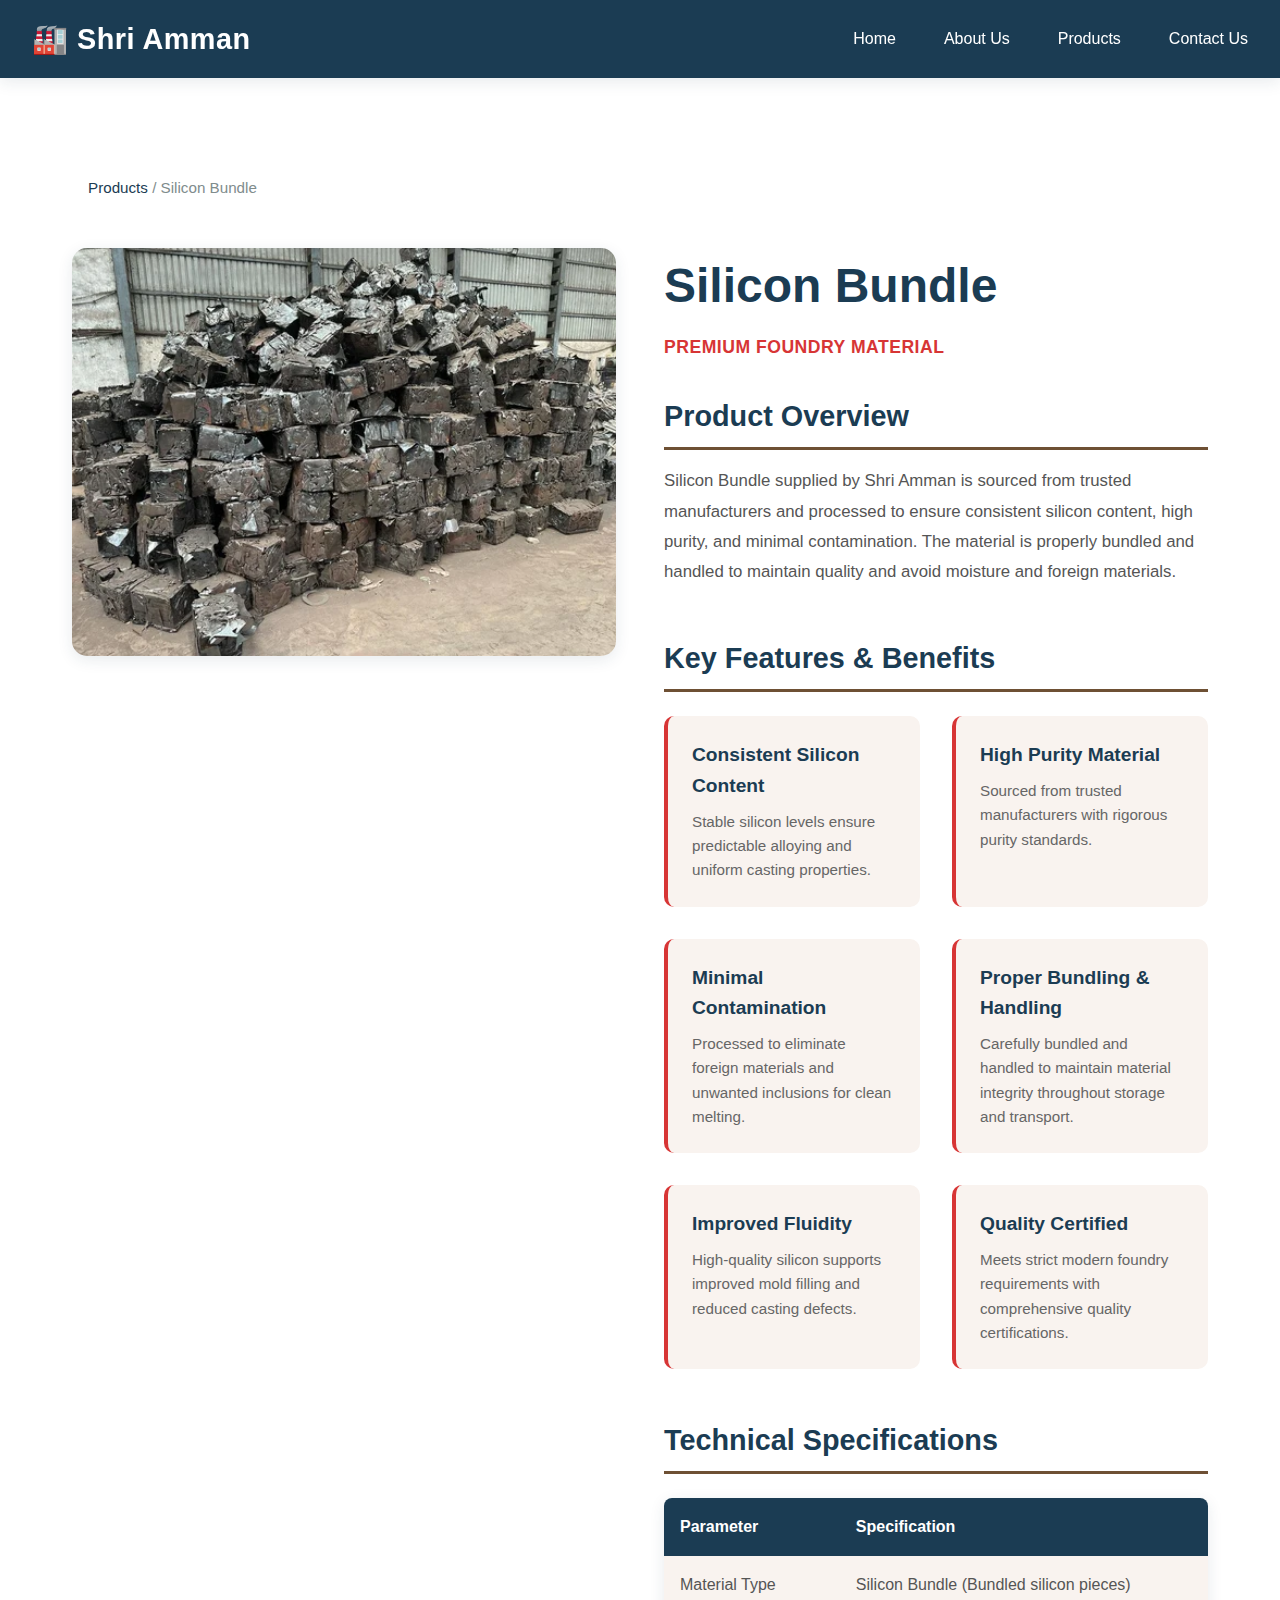
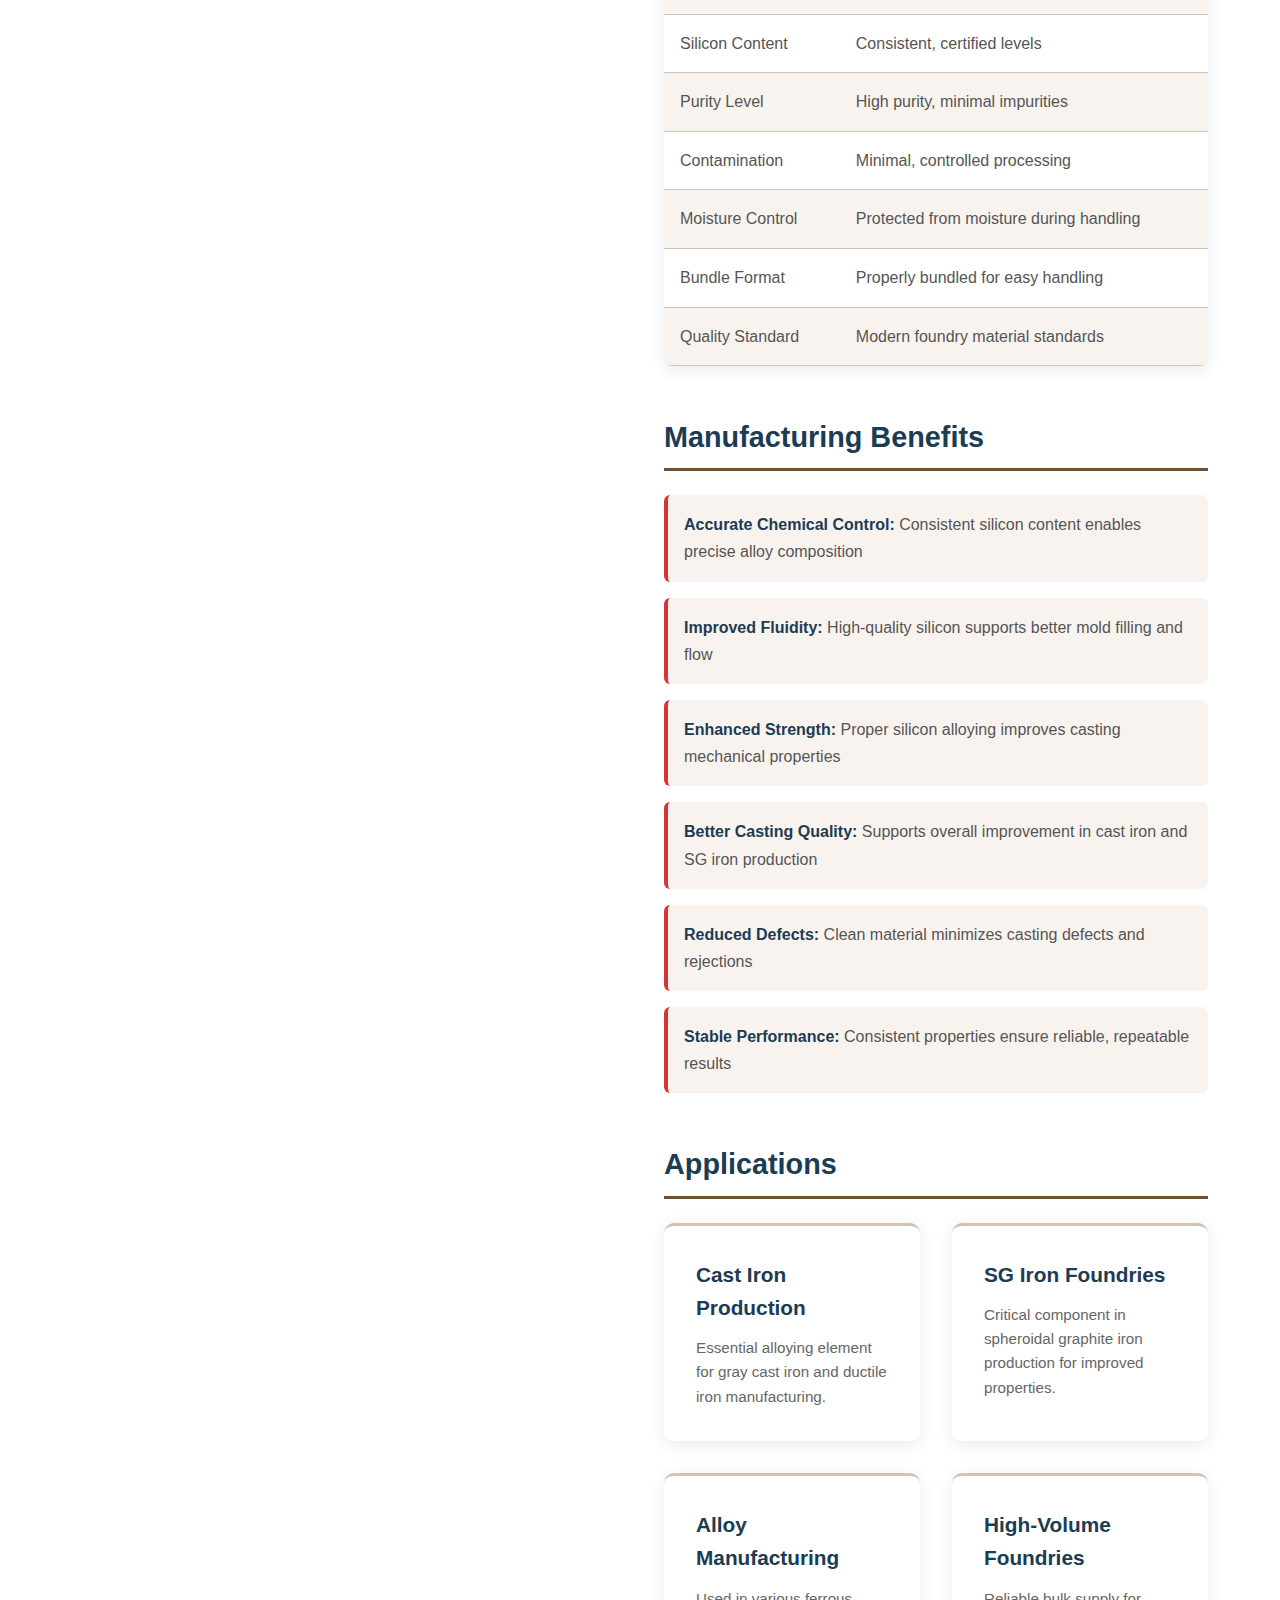
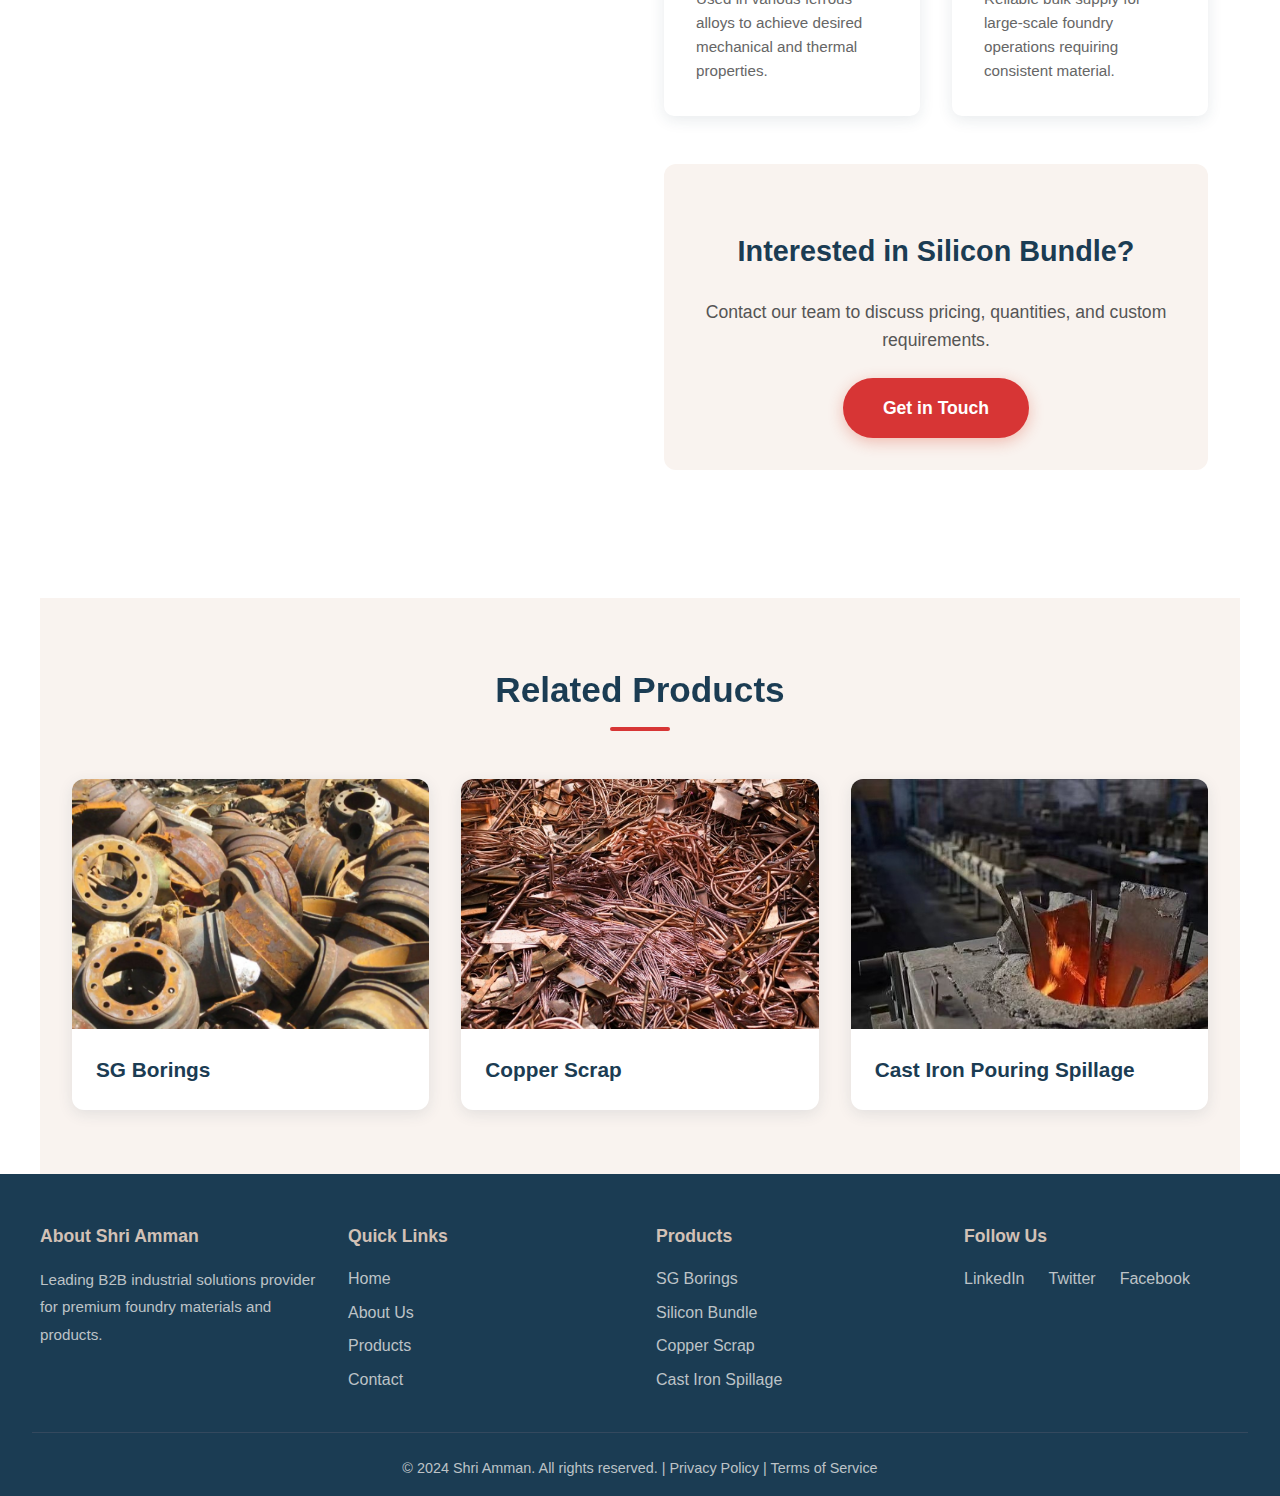
<file: silicon-bundle.html>
<!DOCTYPE html>
<html lang="en">
<head>
    <meta charset="UTF-8">
    <meta name="viewport" content="width=device-width, initial-scale=1.0">
    <title>Silicon Bundle - Shri Amman Industrial Solutions</title>
    <link rel="stylesheet" href="assets/css/styles.css">
    <link rel="stylesheet" href="assets/css/responsive.css">
</head>
<body>
    <!-- Navigation Bar -->
    <nav class="navbar" id="navbar">
        <div class="nav-container">
            <div class="logo">
                <h1>🏭 Shri Amman</h1>
            </div>
            <ul class="nav-menu" id="navMenu">
                <li><a href="index.html#home" class="nav-link" data-section="home">Home</a></li>
                <li><a href="index.html#about" class="nav-link" data-section="about">About Us</a></li>
                <li><a href="index.html#products" class="nav-link" data-section="products">Products</a></li>
                <li><a href="index.html#contact" class="nav-link" data-section="contact">Contact Us</a></li>
            </ul>
            <div class="hamburger" id="hamburger">
                <span></span>
                <span></span>
                <span></span>
            </div>
        </div>
    </nav>

    <!-- Product Detail Section -->
    <section class="product-detail-section">
        <div class="breadcrumb">
            <a href="index.html#products">Products</a> / <span>Silicon Bundle</span>
        </div>

        <div class="product-detail-container">
            <div class="product-detail-image">
                <img src="assets/images/silicon-bundle.png" alt="Silicon Bundle Product">
            </div>

            <div class="product-detail-content">
                <h1>Silicon Bundle</h1>
                <p class="product-detail-category">Premium Foundry Material</p>
                
                <div class="product-detail-description">
                    <h2>Product Overview</h2>
                    <p>
                        Silicon Bundle supplied by Shri Amman is sourced from trusted manufacturers and processed to ensure consistent 
                        silicon content, high purity, and minimal contamination. The material is properly bundled and handled to maintain 
                        quality and avoid moisture and foreign materials.
                    </p>
                </div>

                <div class="product-features">
                    <h2>Key Features & Benefits</h2>
                    <div class="features-grid">
                        <div class="feature-item">
                            <h3>Consistent Silicon Content</h3>
                            <p>Stable silicon levels ensure predictable alloying and uniform casting properties.</p>
                        </div>
                        <div class="feature-item">
                            <h3>High Purity Material</h3>
                            <p>Sourced from trusted manufacturers with rigorous purity standards.</p>
                        </div>
                        <div class="feature-item">
                            <h3>Minimal Contamination</h3>
                            <p>Processed to eliminate foreign materials and unwanted inclusions for clean melting.</p>
                        </div>
                        <div class="feature-item">
                            <h3>Proper Bundling & Handling</h3>
                            <p>Carefully bundled and handled to maintain material integrity throughout storage and transport.</p>
                        </div>
                        <div class="feature-item">
                            <h3>Improved Fluidity</h3>
                            <p>High-quality silicon supports improved mold filling and reduced casting defects.</p>
                        </div>
                        <div class="feature-item">
                            <h3>Quality Certified</h3>
                            <p>Meets strict modern foundry requirements with comprehensive quality certifications.</p>
                        </div>
                    </div>
                </div>

                <div class="product-specifications">
                    <h2>Technical Specifications</h2>
                    <table class="specs-table">
                        <tr>
                            <th>Parameter</th>
                            <th>Specification</th>
                        </tr>
                        <tr>
                            <td>Material Type</td>
                            <td>Silicon Bundle (Bundled silicon pieces)</td>
                        </tr>
                        <tr>
                            <td>Silicon Content</td>
                            <td>Consistent, certified levels</td>
                        </tr>
                        <tr>
                            <td>Purity Level</td>
                            <td>High purity, minimal impurities</td>
                        </tr>
                        <tr>
                            <td>Contamination</td>
                            <td>Minimal, controlled processing</td>
                        </tr>
                        <tr>
                            <td>Moisture Control</td>
                            <td>Protected from moisture during handling</td>
                        </tr>
                        <tr>
                            <td>Bundle Format</td>
                            <td>Properly bundled for easy handling</td>
                        </tr>
                        <tr>
                            <td>Quality Standard</td>
                            <td>Modern foundry material standards</td>
                        </tr>
                    </table>
                </div>

                <div class="product-benefits">
                    <h2>Manufacturing Benefits</h2>
                    <ul class="benefits-list">
                        <li><strong>Accurate Chemical Control:</strong> Consistent silicon content enables precise alloy composition</li>
                        <li><strong>Improved Fluidity:</strong> High-quality silicon supports better mold filling and flow</li>
                        <li><strong>Enhanced Strength:</strong> Proper silicon alloying improves casting mechanical properties</li>
                        <li><strong>Better Casting Quality:</strong> Supports overall improvement in cast iron and SG iron production</li>
                        <li><strong>Reduced Defects:</strong> Clean material minimizes casting defects and rejections</li>
                        <li><strong>Stable Performance:</strong> Consistent properties ensure reliable, repeatable results</li>
                    </ul>
                </div>

                <div class="product-applications">
                    <h2>Applications</h2>
                    <div class="applications-list">
                        <div class="app-item">
                            <h4>Cast Iron Production</h4>
                            <p>Essential alloying element for gray cast iron and ductile iron manufacturing.</p>
                        </div>
                        <div class="app-item">
                            <h4>SG Iron Foundries</h4>
                            <p>Critical component in spheroidal graphite iron production for improved properties.</p>
                        </div>
                        <div class="app-item">
                            <h4>Alloy Manufacturing</h4>
                            <p>Used in various ferrous alloys to achieve desired mechanical and thermal properties.</p>
                        </div>
                        <div class="app-item">
                            <h4>High-Volume Foundries</h4>
                            <p>Reliable bulk supply for large-scale foundry operations requiring consistent material.</p>
                        </div>
                    </div>
                </div>

                <div class="product-cta">
                    <h2>Interested in Silicon Bundle?</h2>
                    <p>Contact our team to discuss pricing, quantities, and custom requirements.</p>
                    <a href="index.html#contact" class="cta-button">Get in Touch</a>
                </div>
            </div>
        </div>
    </section>

    <!-- Related Products Section -->
    <section class="related-products">
        <h2>Related Products</h2>
        <div class="related-grid">
            <a href="sg-borings.html" class="related-card">
                <img src="assets/images/sg-borings.png" alt="SG Borings">
                <h3>SG Borings</h3>
            </a>
            <a href="copper.html" class="related-card">
                <img src="assets/images/copper.png" alt="Copper Scrap">
                <h3>Copper Scrap</h3>
            </a>
            <a href="spillage.html" class="related-card">
                <img src="assets/images/spillage.png" alt="Cast Iron Pouring Spillage">
                <h3>Cast Iron Pouring Spillage</h3>
            </a>
        </div>
    </section>

    <!-- Footer -->
    <footer class="footer">
        <div class="footer-content">
            <div class="footer-section">
                <h4>About Shri Amman</h4>
                <p>Leading B2B industrial solutions provider for premium foundry materials and products.</p>
            </div>
            <div class="footer-section">
                <h4>Quick Links</h4>
                <ul>
                    <li><a href="index.html#home">Home</a></li>
                    <li><a href="index.html#about">About Us</a></li>
                    <li><a href="index.html#products">Products</a></li>
                    <li><a href="index.html#contact">Contact</a></li>
                </ul>
            </div>
            <div class="footer-section">
                <h4>Products</h4>
                <ul>
                    <li><a href="sg-borings.html">SG Borings</a></li>
                    <li><a href="silicon-bundle.html">Silicon Bundle</a></li>
                    <li><a href="copper.html">Copper Scrap</a></li>
                    <li><a href="spillage.html">Cast Iron Spillage</a></li>
                </ul>
            </div>
            <div class="footer-section">
                <h4>Follow Us</h4>
                <div class="social-links">
                    <a href="#">LinkedIn</a>
                    <a href="#">Twitter</a>
                    <a href="#">Facebook</a>
                </div>
            </div>
        </div>
        <div class="footer-bottom">
            <p>&copy; 2024 Shri Amman. All rights reserved. | Privacy Policy | Terms of Service</p>
        </div>
    </footer>

    <script src="assets/js/script.js"></script>
</body>
</html>
</file>
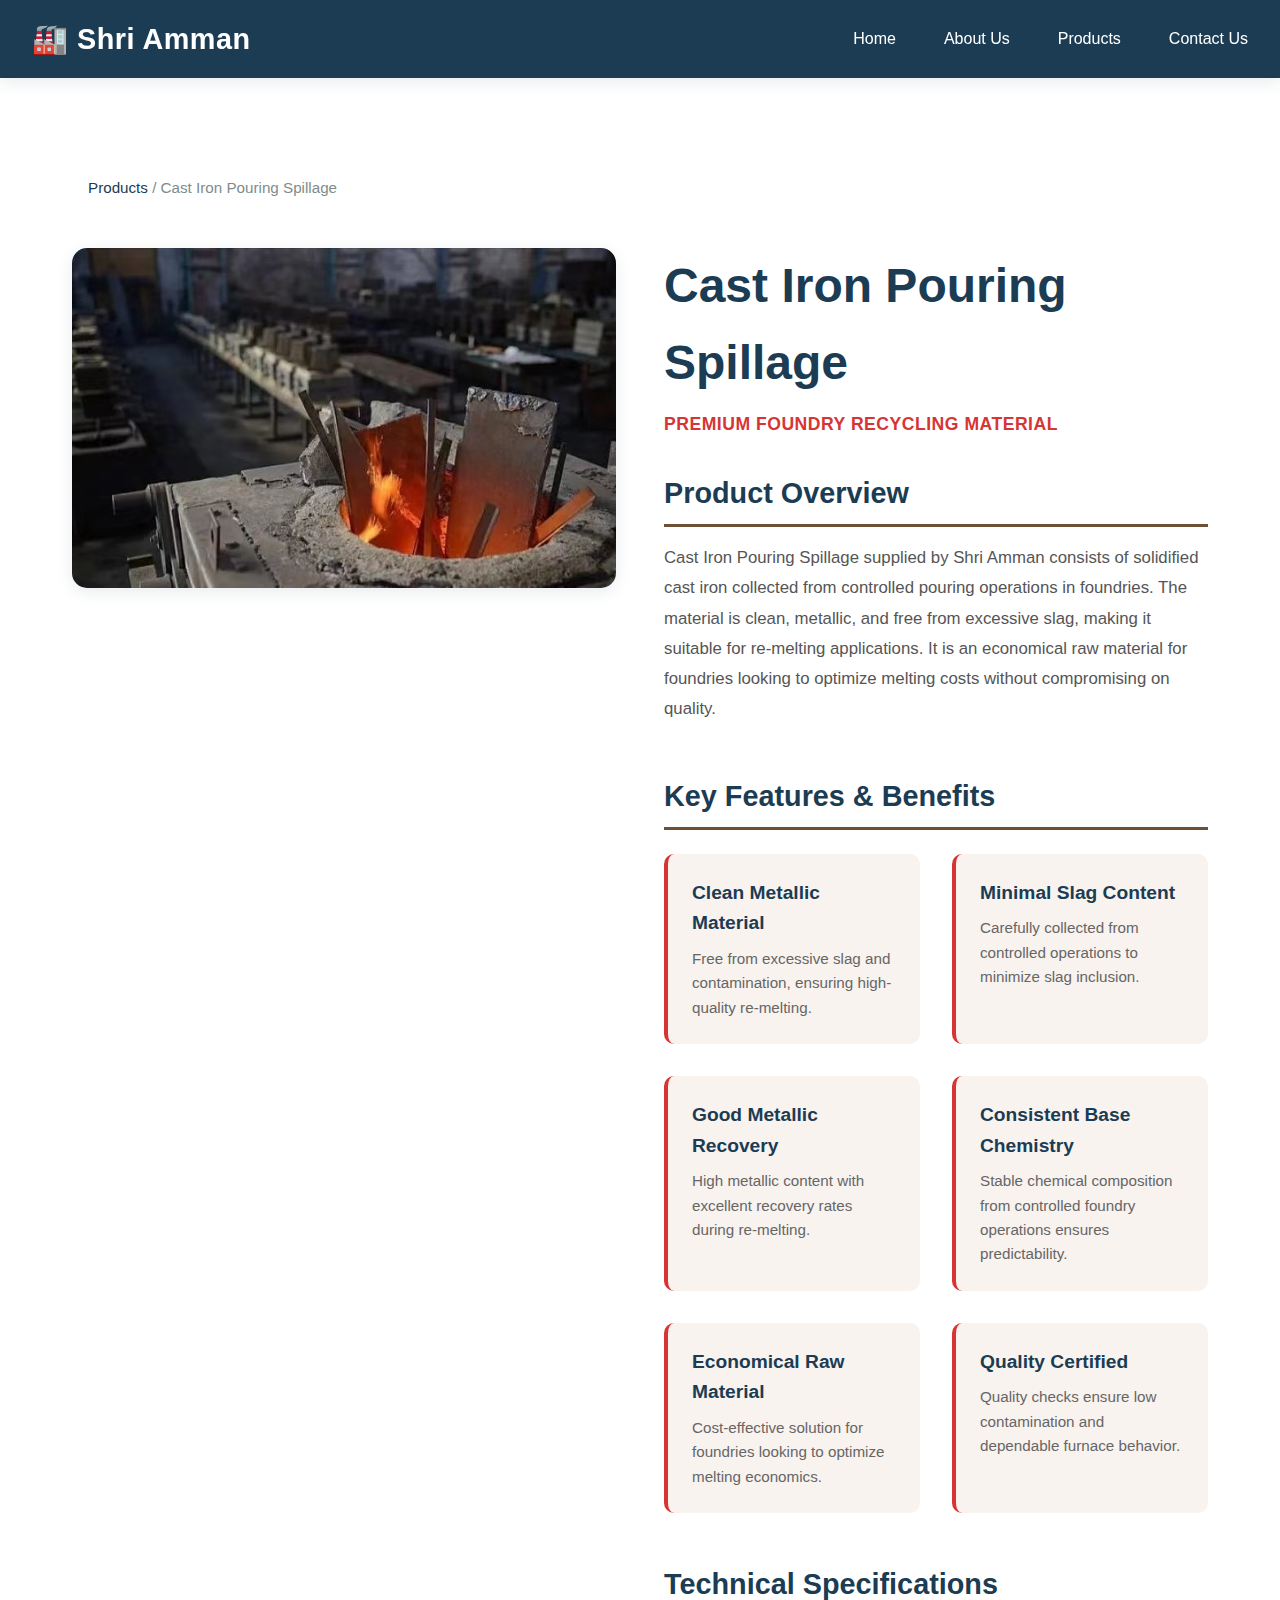
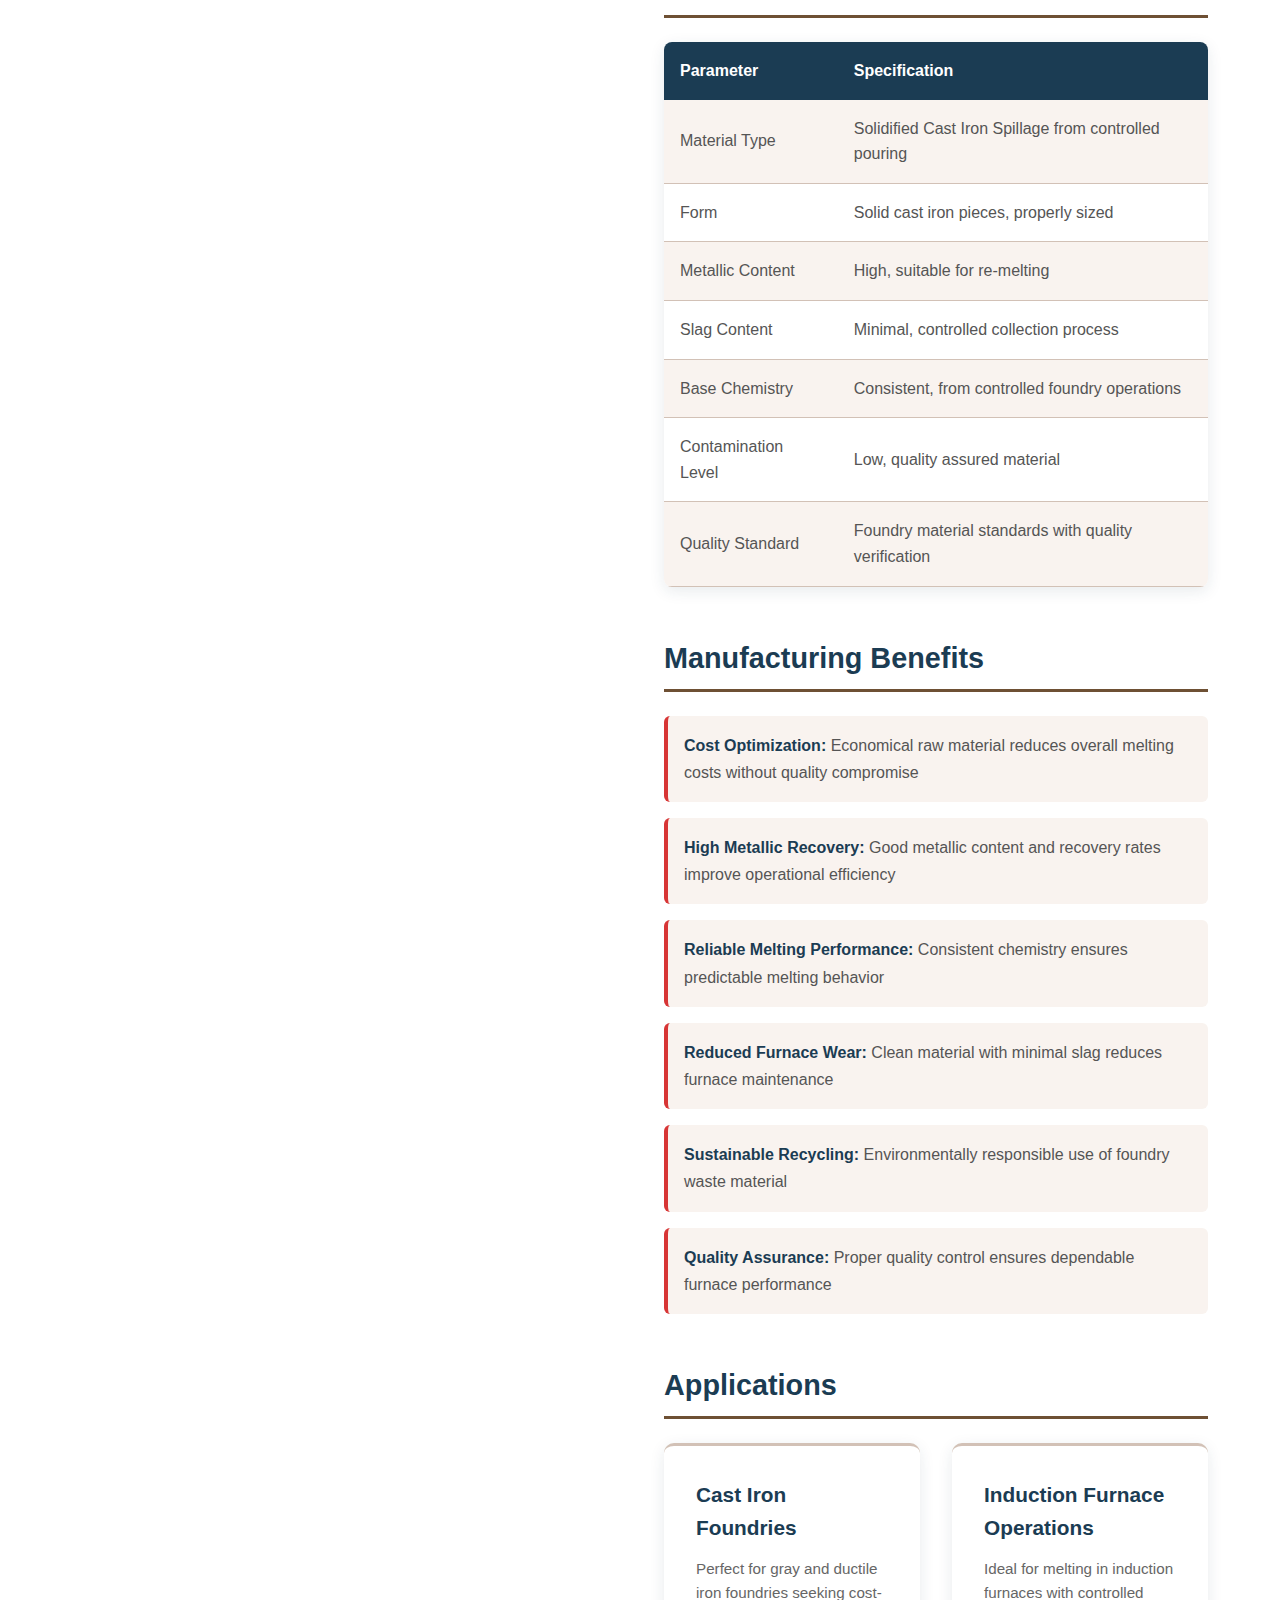
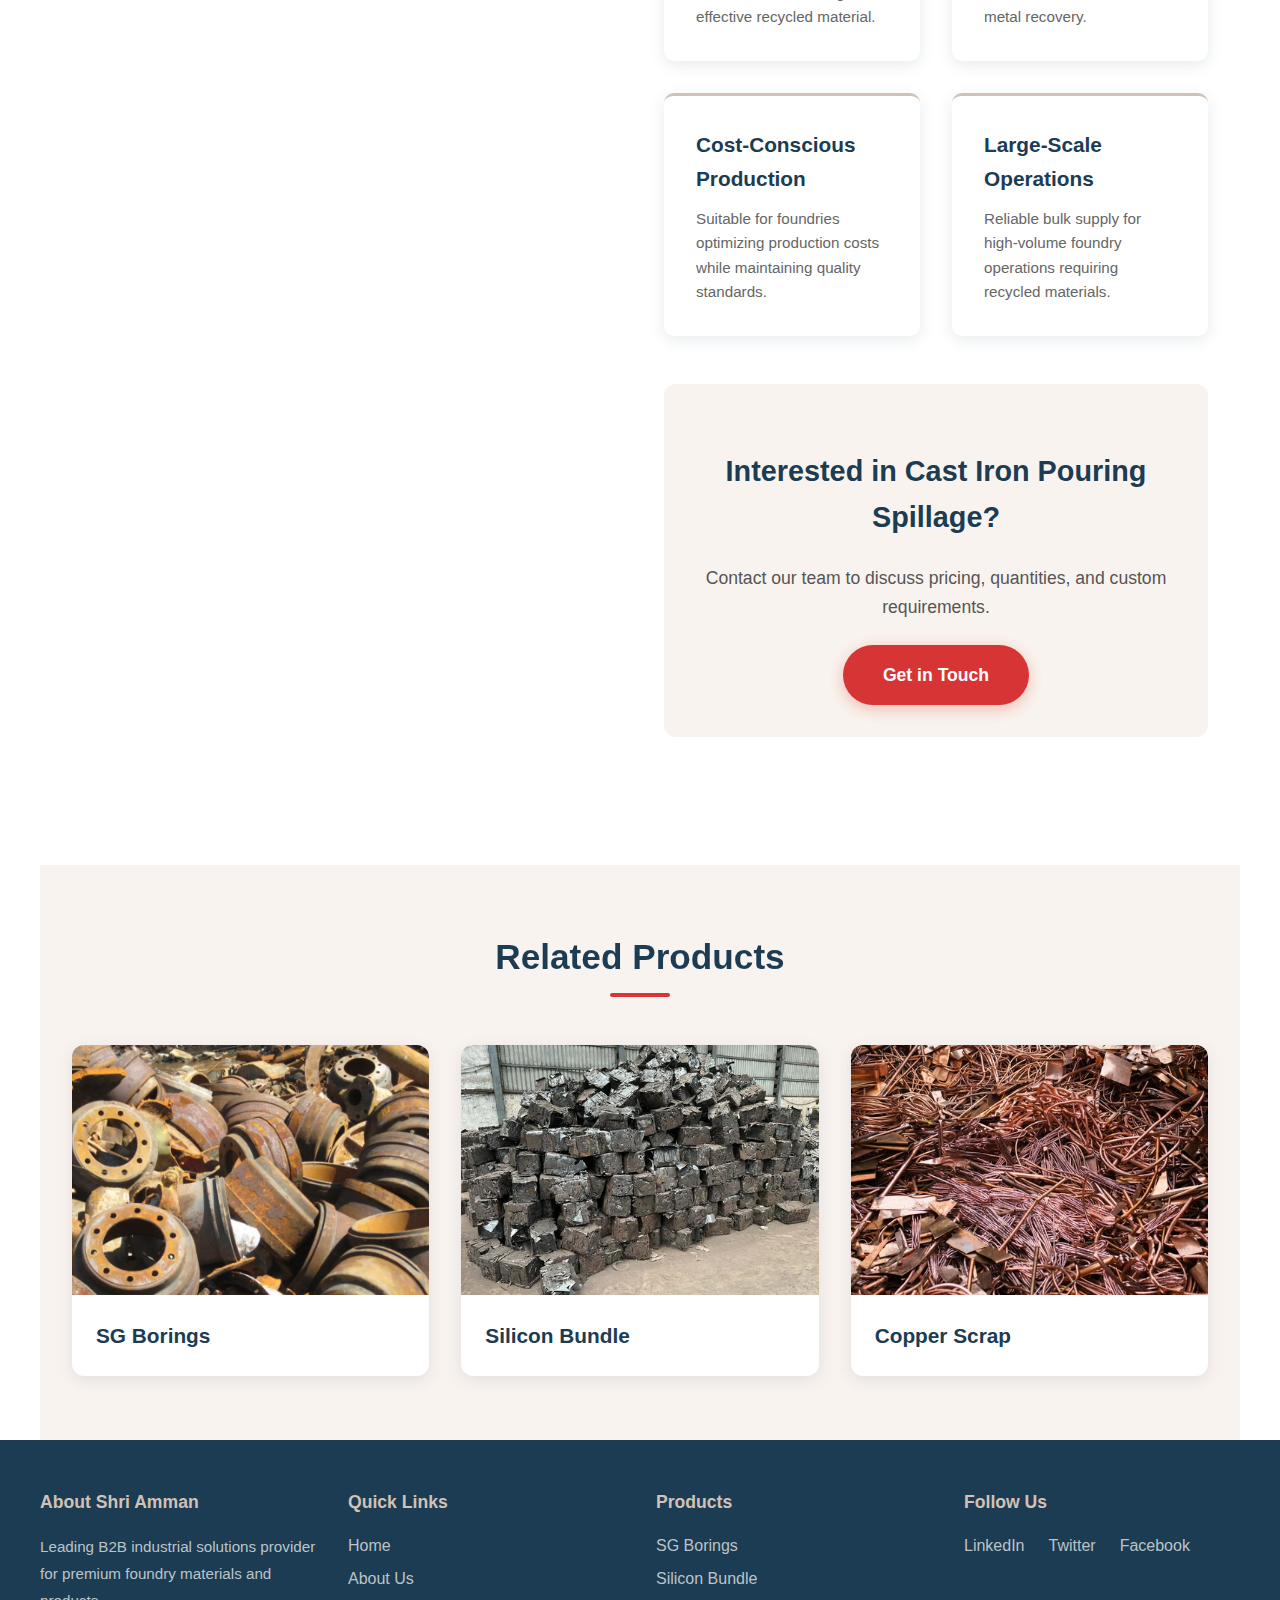
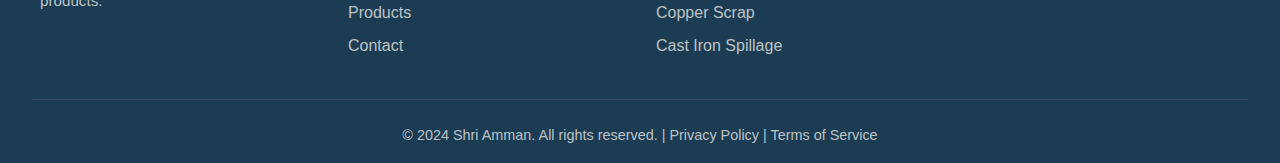
<file: spillage.html>
<!DOCTYPE html>
<html lang="en">
<head>
    <meta charset="UTF-8">
    <meta name="viewport" content="width=device-width, initial-scale=1.0">
    <title>Cast Iron Pouring Spillage - Shri Amman Industrial Solutions</title>
    <link rel="stylesheet" href="assets/css/styles.css">
    <link rel="stylesheet" href="assets/css/responsive.css">
</head>
<body>
    <!-- Navigation Bar -->
    <nav class="navbar" id="navbar">
        <div class="nav-container">
            <div class="logo">
                <h1>🏭 Shri Amman</h1>
            </div>
            <ul class="nav-menu" id="navMenu">
                <li><a href="index.html#home" class="nav-link" data-section="home">Home</a></li>
                <li><a href="index.html#about" class="nav-link" data-section="about">About Us</a></li>
                <li><a href="index.html#products" class="nav-link" data-section="products">Products</a></li>
                <li><a href="index.html#contact" class="nav-link" data-section="contact">Contact Us</a></li>
            </ul>
            <div class="hamburger" id="hamburger">
                <span></span>
                <span></span>
                <span></span>
            </div>
        </div>
    </nav>

    <!-- Product Detail Section -->
    <section class="product-detail-section">
        <div class="breadcrumb">
            <a href="index.html#products">Products</a> / <span>Cast Iron Pouring Spillage</span>
        </div>

        <div class="product-detail-container">
            <div class="product-detail-image">
                <img src="assets/images/spillage.png" alt="Cast Iron Pouring Spillage Product">
            </div>

            <div class="product-detail-content">
                <h1>Cast Iron Pouring Spillage</h1>
                <p class="product-detail-category">Premium Foundry Recycling Material</p>
                
                <div class="product-detail-description">
                    <h2>Product Overview</h2>
                    <p>
                        Cast Iron Pouring Spillage supplied by Shri Amman consists of solidified cast iron collected from controlled pouring 
                        operations in foundries. The material is clean, metallic, and free from excessive slag, making it suitable for 
                        re-melting applications. It is an economical raw material for foundries looking to optimize melting costs without 
                        compromising on quality.
                    </p>
                </div>

                <div class="product-features">
                    <h2>Key Features & Benefits</h2>
                    <div class="features-grid">
                        <div class="feature-item">
                            <h3>Clean Metallic Material</h3>
                            <p>Free from excessive slag and contamination, ensuring high-quality re-melting.</p>
                        </div>
                        <div class="feature-item">
                            <h3>Minimal Slag Content</h3>
                            <p>Carefully collected from controlled operations to minimize slag inclusion.</p>
                        </div>
                        <div class="feature-item">
                            <h3>Good Metallic Recovery</h3>
                            <p>High metallic content with excellent recovery rates during re-melting.</p>
                        </div>
                        <div class="feature-item">
                            <h3>Consistent Base Chemistry</h3>
                            <p>Stable chemical composition from controlled foundry operations ensures predictability.</p>
                        </div>
                        <div class="feature-item">
                            <h3>Economical Raw Material</h3>
                            <p>Cost-effective solution for foundries looking to optimize melting economics.</p>
                        </div>
                        <div class="feature-item">
                            <h3>Quality Certified</h3>
                            <p>Quality checks ensure low contamination and dependable furnace behavior.</p>
                        </div>
                    </div>
                </div>

                <div class="product-specifications">
                    <h2>Technical Specifications</h2>
                    <table class="specs-table">
                        <tr>
                            <th>Parameter</th>
                            <th>Specification</th>
                        </tr>
                        <tr>
                            <td>Material Type</td>
                            <td>Solidified Cast Iron Spillage from controlled pouring</td>
                        </tr>
                        <tr>
                            <td>Form</td>
                            <td>Solid cast iron pieces, properly sized</td>
                        </tr>
                        <tr>
                            <td>Metallic Content</td>
                            <td>High, suitable for re-melting</td>
                        </tr>
                        <tr>
                            <td>Slag Content</td>
                            <td>Minimal, controlled collection process</td>
                        </tr>
                        <tr>
                            <td>Base Chemistry</td>
                            <td>Consistent, from controlled foundry operations</td>
                        </tr>
                        <tr>
                            <td>Contamination Level</td>
                            <td>Low, quality assured material</td>
                        </tr>
                        <tr>
                            <td>Quality Standard</td>
                            <td>Foundry material standards with quality verification</td>
                        </tr>
                    </table>
                </div>

                <div class="product-benefits">
                    <h2>Manufacturing Benefits</h2>
                    <ul class="benefits-list">
                        <li><strong>Cost Optimization:</strong> Economical raw material reduces overall melting costs without quality compromise</li>
                        <li><strong>High Metallic Recovery:</strong> Good metallic content and recovery rates improve operational efficiency</li>
                        <li><strong>Reliable Melting Performance:</strong> Consistent chemistry ensures predictable melting behavior</li>
                        <li><strong>Reduced Furnace Wear:</strong> Clean material with minimal slag reduces furnace maintenance</li>
                        <li><strong>Sustainable Recycling:</strong> Environmentally responsible use of foundry waste material</li>
                        <li><strong>Quality Assurance:</strong> Proper quality control ensures dependable furnace performance</li>
                    </ul>
                </div>

                <div class="product-applications">
                    <h2>Applications</h2>
                    <div class="applications-list">
                        <div class="app-item">
                            <h4>Cast Iron Foundries</h4>
                            <p>Perfect for gray and ductile iron foundries seeking cost-effective recycled material.</p>
                        </div>
                        <div class="app-item">
                            <h4>Induction Furnace Operations</h4>
                            <p>Ideal for melting in induction furnaces with controlled metal recovery.</p>
                        </div>
                        <div class="app-item">
                            <h4>Cost-Conscious Production</h4>
                            <p>Suitable for foundries optimizing production costs while maintaining quality standards.</p>
                        </div>
                        <div class="app-item">
                            <h4>Large-Scale Operations</h4>
                            <p>Reliable bulk supply for high-volume foundry operations requiring recycled materials.</p>
                        </div>
                    </div>
                </div>

                <div class="product-cta">
                    <h2>Interested in Cast Iron Pouring Spillage?</h2>
                    <p>Contact our team to discuss pricing, quantities, and custom requirements.</p>
                    <a href="index.html#contact" class="cta-button">Get in Touch</a>
                </div>
            </div>
        </div>
    </section>

    <!-- Related Products Section -->
    <section class="related-products">
        <h2>Related Products</h2>
        <div class="related-grid">
            <a href="sg-borings.html" class="related-card">
                <img src="assets/images/sg-borings.png" alt="SG Borings">
                <h3>SG Borings</h3>
            </a>
            <a href="silicon-bundle.html" class="related-card">
                <img src="assets/images/silicon-bundle.png" alt="Silicon Bundle">
                <h3>Silicon Bundle</h3>
            </a>
            <a href="copper.html" class="related-card">
                <img src="assets/images/copper.png" alt="Copper Scrap">
                <h3>Copper Scrap</h3>
            </a>
        </div>
    </section>

    <!-- Footer -->
    <footer class="footer">
        <div class="footer-content">
            <div class="footer-section">
                <h4>About Shri Amman</h4>
                <p>Leading B2B industrial solutions provider for premium foundry materials and products.</p>
            </div>
            <div class="footer-section">
                <h4>Quick Links</h4>
                <ul>
                    <li><a href="index.html#home">Home</a></li>
                    <li><a href="index.html#about">About Us</a></li>
                    <li><a href="index.html#products">Products</a></li>
                    <li><a href="index.html#contact">Contact</a></li>
                </ul>
            </div>
            <div class="footer-section">
                <h4>Products</h4>
                <ul>
                    <li><a href="sg-borings.html">SG Borings</a></li>
                    <li><a href="silicon-bundle.html">Silicon Bundle</a></li>
                    <li><a href="copper.html">Copper Scrap</a></li>
                    <li><a href="spillage.html">Cast Iron Spillage</a></li>
                </ul>
            </div>
            <div class="footer-section">
                <h4>Follow Us</h4>
                <div class="social-links">
                    <a href="#">LinkedIn</a>
                    <a href="#">Twitter</a>
                    <a href="#">Facebook</a>
                </div>
            </div>
        </div>
        <div class="footer-bottom">
            <p>&copy; 2024 Shri Amman. All rights reserved. | Privacy Policy | Terms of Service</p>
        </div>
    </footer>

    <script src="assets/js/script.js"></script>
</body>
</html>
</file>
<file: assets/css/styles.css>
/* ==================== GENERAL STYLES ==================== */
* {
    margin: 0;
    padding: 0;
    box-sizing: border-box;
}

:root {
    --primary-color: #1B3C53;
    --secondary-color: #D73535;
    --accent-color: #D2C1B6;
    --text-color: #1B3C53;
    --light-bg: #F9F3EF;
    --white: #fff;
    --dark-bg: #0F2438;
    --highlight: #D73535;
    --success: #5B9A6F;
    --warning: #E8A574;
    --error: #C85A54;
    --soft-accent: #F0E6D2;
    --dark-accent: #2F5A7A;
    --shadow: 0 4px 15px rgba(27, 60, 83, 0.1);
    --transition: all 0.3s ease;
}

html {
    scroll-behavior: smooth;
}

body {
    font-family: 'Segoe UI', Tahoma, Geneva, Verdana, sans-serif;
    color: var(--text-color);
    background-color: var(--white);
    line-height: 1.6;
}

/* ==================== NAVIGATION BAR ==================== */
.navbar {
    position: fixed;
    top: 0;
    width: 100%;
    background: #1B3C53;
    color: var(--white);
    padding: 1rem 0;
    z-index: 1000;
    box-shadow: var(--shadow);
    transition: var(--transition);
}

.navbar.scrolled {
    padding: 0.5rem 0;
    box-shadow: 0 6px 20px rgba(0, 0, 0, 0.2);
}

.nav-container {
    max-width: 1200px;
    margin: 0 auto;
    padding: 0 2rem;
    display: flex;
    justify-content: space-between;
    align-items: center;
}

.logo h1 {
    font-size: 1.8rem;
    font-weight: bold;
    letter-spacing: 0.5px;
}

.nav-menu {
    display: flex;
    list-style: none;
    gap: 3rem;
}

.nav-link {
    color: var(--white);
    text-decoration: none;
    font-weight: 500;
    font-size: 1rem;
    position: relative;
    transition: var(--transition);
    padding: 0.5rem 0;
}

.nav-link::after {
    content: '';
    position: absolute;
    width: 0;
    height: 3px;
    background: #D73535;
    bottom: -5px;
    left: 0;
    transition: var(--transition);
}

.nav-link:hover::after,
.nav-link.active::after {
    width: 100%;
}

.hamburger {
    display: none;
    flex-direction: column;
    cursor: pointer;
}

.hamburger span {
    width: 25px;
    height: 3px;
    background: var(--white);
    margin: 5px 0;
    transition: var(--transition);
}

/* ==================== SECTIONS GENERAL ==================== */
.section {
    padding: 5rem 2rem;
    max-width: 1200px;
    margin: 0 auto;
    margin-top: 4rem;
}

.section-header {
    text-align: center;
    margin-bottom: 3rem;
}

.section-header h2 {
    font-size: 2.5rem;
    color: var(--primary-color);
    margin-bottom: 0.5rem;
    position: relative;
    display: inline-block;
}

.section-header h2::after {
    content: '';
    display: block;
    width: 60px;
    height: 4px;
    background: #D73535;
    margin: 0.5rem auto 0;
    border-radius: 2px;
}

.section-subtitle {
    font-size: 1.1rem;
    color: #7f8c8d;
    margin-top: 0.5rem;
}

/* ==================== HOME SECTION ==================== */
.home-section {
    margin-top: 0;
    padding: 6rem 2rem 5rem;
    min-height: 100vh;
    display: flex;
    align-items: center;
    background: #F9F3EF;
}

.hero-content {
    display: grid;
    grid-template-columns: 1fr 1fr;
    gap: 3rem;
    align-items: center;
}

.hero-text {
    animation: slideInLeft 0.8s ease-out;
}

.hero-title {
    font-size: 3.5rem;
    color: #1B3C53;
    margin-bottom: 1rem;
    line-height: 1.2;
}

.hero-subtitle {
    font-size: 1.5rem;
    color: #D73535;
    margin-bottom: 1rem;
    font-weight: 600;
}

.hero-description {
    font-size: 1.1rem;
    color: #555;
    margin-bottom: 2rem;
    line-height: 1.8;
}

.cta-button {
    display: inline-block;
    padding: 1rem 2.5rem;
    background: #D73535;
    color: var(--white);
    text-decoration: none;
    border-radius: 50px;
    font-weight: 600;
    font-size: 1.1rem;
    transition: var(--transition);
    box-shadow: 0 4px 15px rgba(220, 60, 34, 0.3);
}

.cta-button:hover {
    transform: translateY(-3px);
    box-shadow: 0 6px 25px rgba(220, 60, 34, 0.4);
}

.hero-image {
    animation: slideInRight 0.8s ease-out;
    position: relative;
}

.hero-image img {
    width: 100%;
    height: 400px;
    object-fit: cover;
    border-radius: 15px;
    box-shadow: 0 10px 30px rgba(0, 0, 0, 0.2);
    transition: var(--transition);
}

.hero-image:hover img {
    transform: scale(1.05);
}

/* ==================== ABOUT SECTION ==================== */
.about-section {
    background: #F9F3EF;
}

.about-content {
    display: grid;
    grid-template-columns: 1fr 1fr;
    gap: 3rem;
    align-items: start;
}

.about-text h3 {
    font-size: 1.5rem;
    color: var(--primary-color);
    margin-top: 2rem;
    margin-bottom: 1rem;
}

.about-text h3:first-child {
    margin-top: 0;
}

.about-text p {
    color: #555;
    margin-bottom: 1.5rem;
    line-height: 1.8;
    font-size: 1rem;
}

.features-list {
    list-style: none;
    display: grid;
    grid-template-columns: 1fr 1fr;
    gap: 1rem;
}

.features-list li {
    color: var(--primary-color);
    font-weight: 500;
    padding: 0.5rem 0;
    font-size: 1.05rem;
}

.about-stats {
    display: grid;
    grid-template-columns: 1fr 1fr;
    gap: 1.5rem;
}

.stat-card {
    background: var(--white);
    padding: 2rem;
    border-radius: 10px;
    text-align: center;
    box-shadow: var(--shadow);
    transition: var(--transition);
    border-top: 4px solid #D73535;
}

.stat-card:hover {
    transform: translateY(-10px);
    box-shadow: 0 8px 25px rgba(27, 60, 83, 0.15);
}

.stat-card h4 {
    font-size: 2.5rem;
    color: #D73535;
    margin-bottom: 0.5rem;
}

.stat-card p {
    color: #7f8c8d;
    font-size: 1rem;
}

/* ==================== PRODUCTS SECTION ==================== */
.products-section {
    background: var(--white);
}

.products-grid {
    display: grid;
    grid-template-columns: repeat(auto-fit, minmax(280px, 1fr));
    gap: 2rem;
}

.product-card {
    background: var(--white);
    border-radius: 12px;
    overflow: hidden;
    box-shadow: var(--shadow);
    transition: var(--transition);
    cursor: pointer;
    display: flex;
    flex-direction: column;
    height: 100%;
}

.product-card:hover {
    transform: translateY(-8px);
    box-shadow: 0 8px 30px rgba(0, 0, 0, 0.15);
}

.product-image-container {
    position: relative;
    overflow: hidden;
    height: 250px;
}

.product-image {
    width: 100%;
    height: 100%;
    object-fit: cover;
    transition: var(--transition);
}

.product-card:hover .product-image {
    transform: scale(1.1);
}

.product-overlay {
    position: absolute;
    top: 0;
    left: 0;
    width: 100%;
    height: 100%;
    background: rgba(0, 0, 0, 0.6);
    display: flex;
    align-items: center;
    justify-content: center;
    color: var(--white);
    font-weight: 600;
    opacity: 0;
    transition: var(--transition);
    font-size: 1rem;
}

.product-card:hover .product-overlay {
    opacity: 1;
}

.product-content {
    padding: 1.5rem;
    flex: 1;
    display: flex;
    flex-direction: column;
}

.product-content h3 {
    font-size: 1.5rem;
    color: var(--primary-color);
    margin-bottom: 0.5rem;
}

.product-category {
    color: #D73535;
    font-weight: 600;
    font-size: 0.85rem;
    margin-bottom: 1rem;
    text-transform: uppercase;
    letter-spacing: 0.5px;
}

.product-description {
    color: #666;
    margin-bottom: 1rem;
    font-size: 0.95rem;
    line-height: 1.6;
}

.product-details {
    margin-top: 1rem;
    padding-top: 1rem;
    border-top: 2px solid #D2C1B6;
    animation: slideDown 0.4s ease-out;
}

.product-details ul {
    list-style: none;
    margin-bottom: 1rem;
}

.product-details li {
    color: #555;
    padding: 0.4rem 0;
    padding-left: 1.5rem;
    position: relative;
    font-size: 0.9rem;
}

.product-details li::before {
    content: '✓';
    position: absolute;
    left: 0;
    color: #D73535;
    font-weight: bold;
}

.product-price {
    color: #D73535;
    font-weight: 600;
    font-size: 1rem;
    margin-top: 0.5rem;
}

.expand-btn {
    margin-top: auto;
    padding: 0.75rem 1.5rem;
    background: #456882;
    color: var(--white);
    border: none;
    border-radius: 6px;
    cursor: pointer;
    font-weight: 600;
    transition: var(--transition);
    font-size: 0.9rem;
}

.expand-btn:hover {
    background: #1B3C53;
    transform: translateX(5px);
}

.expand-btn.active {
    background: #D73535;
}

/* ==================== CONTACT SECTION ==================== */
.contact-section {
    background: #F9F3EF;
}

.contact-content {
    display: grid;
    grid-template-columns: 1fr 1fr;
    gap: 3rem;
}

.contact-form-container h3,
.contact-info-container h3 {
    font-size: 1.5rem;
    color: var(--primary-color);
    margin-bottom: 2rem;
}

.contact-form {
    display: flex;
    flex-direction: column;
    gap: 1.5rem;
}

.form-group {
    display: flex;
    flex-direction: column;
}

.form-group label {
    font-weight: 600;
    color: #1B3C53;
    margin-bottom: 0.5rem;
    font-size: 0.95rem;
}

.form-group input,
.form-group textarea {
    padding: 0.75rem 1rem;
    border: 2px solid #ddd;
    border-radius: 6px;
    font-family: inherit;
    font-size: 1rem;
    transition: var(--transition);
}

.form-group input:focus,
.form-group textarea:focus {
    outline: none;
    border-color: #D73535;
    box-shadow: 0 0 0 3px rgba(220, 60, 34, 0.1);
}

.submit-btn {
    padding: 1rem 2rem;
    background: #D73535;
    color: var(--white);
    border: none;
    border-radius: 6px;
    font-weight: 600;
    font-size: 1rem;
    cursor: pointer;
    transition: var(--transition);
}

.submit-btn:hover {
    transform: translateY(-2px);
    box-shadow: 0 4px 15px rgba(220, 60, 34, 0.3);
}

.form-message {
    padding: 1rem;
    border-radius: 6px;
    text-align: center;
    font-weight: 500;
}

.form-message.success {
    background: #d4edda;
    color: #155724;
    border: 1px solid #c3e6cb;
}

.form-message.error {
    background: #f8d7da;
    color: #721c24;
    border: 1px solid #f5c6cb;
}

.contact-info {
    display: flex;
    flex-direction: column;
    gap: 2rem;
}

.info-item h4 {
    color: var(--primary-color);
    margin-bottom: 0.5rem;
    font-size: 1.1rem;
}

.info-item p {
    color: #555;
    line-height: 1.8;
}

.info-item a {
    color: #1B3C53;
    text-decoration: none;
    transition: var(--transition);
}

.info-item a:hover {
    color: #D73535;
    text-decoration: underline;
}

/* ==================== FOOTER ==================== */
.footer {
    background: #1B3C53;
    color: var(--white);
    padding: 3rem 2rem 1rem;
}

.footer-content {
    max-width: 1200px;
    margin: 0 auto;
    display: grid;
    grid-template-columns: repeat(auto-fit, minmax(250px, 1fr));
    gap: 2rem;
    margin-bottom: 2rem;
}

.footer-section h4 {
    margin-bottom: 1rem;
    font-size: 1.1rem;
    color: #D2C1B6;
}

.footer-section p {
    color: #bdc3c7;
    line-height: 1.8;
    font-size: 0.95rem;
}

.footer-section ul {
    list-style: none;
}

.footer-section ul li {
    margin-bottom: 0.5rem;
}

.footer-section a {
    color: #bdc3c7;
    text-decoration: none;
    transition: var(--transition);
}

.footer-section a:hover {
    color: #D2C1B6;
}

.social-links {
    display: flex;
    gap: 1.5rem;
    margin-top: 1rem;
}

.footer-bottom {
    border-top: 1px solid #34495e;
    padding-top: 1.5rem;
    text-align: center;
    color: #bdc3c7;
    font-size: 0.9rem;
}

/* ==================== ANIMATIONS ==================== */
@keyframes slideInLeft {
    from {
        opacity: 0;
        transform: translateX(-50px);
    }
    to {
        opacity: 1;
        transform: translateX(0);
    }
}

@keyframes slideInRight {
    from {
        opacity: 0;
        transform: translateX(50px);
    }
    to {
        opacity: 1;
        transform: translateX(0);
    }
}

@keyframes slideDown {
    from {
        opacity: 0;
        transform: translateY(-20px);
        max-height: 0;
    }
    to {
        opacity: 1;
        transform: translateY(0);
        max-height: 500px;
    }
}

@keyframes fadeIn {
    from {
        opacity: 0;
    }
    to {
        opacity: 1;
    }
}

@keyframes pulse {
    0%, 100% {
        opacity: 1;
    }
    50% {
        opacity: 0.7;
    }
}

/* ==================== PRODUCT DETAIL PAGE ==================== */
.product-detail-section {
    padding: 6rem 2rem 5rem;
    max-width: 1200px;
    margin: 0 auto;
    margin-top: 4rem;
}

.breadcrumb {
    margin-bottom: 2rem;
    padding: 1rem;
    color: #7f8c8d;
    font-size: 0.95rem;
}

.breadcrumb a {
    color: #1B3C53;
    text-decoration: none;
    transition: var(--transition);
}

.breadcrumb a:hover {
    color: #D73535;
    text-decoration: underline;
}

.product-detail-container {
    display: grid;
    grid-template-columns: 1fr 1fr;
    gap: 3rem;
    align-items: start;
    margin-bottom: 3rem;
}

.product-detail-image {
    position: sticky;
    top: 100px;
}

.product-detail-image img {
    width: 100%;
    border-radius: 15px;
    box-shadow: var(--shadow);
    transition: var(--transition);
}

.product-detail-image:hover img {
    transform: scale(1.02);
}

.product-detail-content h1 {
    font-size: 3rem;
    color: var(--primary-color);
    margin-bottom: 0.5rem;
}

.product-detail-category {
    font-size: 1.1rem;
    color: #D73535;
    font-weight: 600;
    text-transform: uppercase;
    letter-spacing: 0.5px;
    margin-bottom: 2rem;
}

.product-detail-content h2 {
    font-size: 1.8rem;
    color: #1B3C53;
    margin-top: 2rem;
    margin-bottom: 1rem;
    border-bottom: 3px solid #6E5034;
    padding-bottom: 0.5rem;
}

.product-detail-description p {
    font-size: 1.05rem;
    line-height: 1.8;
    color: #555;
    margin-bottom: 1.5rem;
}

.product-features {
    margin-top: 3rem;
}

.features-grid {
    display: grid;
    grid-template-columns: repeat(auto-fit, minmax(250px, 1fr));
    gap: 2rem;
    margin-top: 1.5rem;
}

.feature-item {
    background: #F9F3EF;
    padding: 1.5rem;
    border-radius: 10px;
    border-left: 4px solid #D73535;
    transition: var(--transition);
}

.feature-item:hover {
    transform: translateY(-5px);
    box-shadow: var(--shadow);
}

.feature-item h3 {
    color: var(--primary-color);
    font-size: 1.2rem;
    margin-bottom: 0.5rem;
}

.feature-item p {
    color: #666;
    font-size: 0.95rem;
    line-height: 1.6;
}

.product-specifications {
    margin-top: 3rem;
}

.specs-table {
    width: 100%;
    border-collapse: collapse;
    margin-top: 1.5rem;
    background: var(--white);
    box-shadow: var(--shadow);
    border-radius: 8px;
    overflow: hidden;
}

.specs-table th {
    background: #1B3C53;
    color: var(--white);
    padding: 1rem;
    text-align: left;
    font-weight: 600;
}

.specs-table td {
    padding: 1rem;
    border-bottom: 1px solid #D2C1B6 ;
    color: #555;
}

.specs-table tr:nth-child(even) {
    background: #F9F3EF;
}

.specs-table tr:hover {
    background: #f9f9f9;
}

.product-benefits {
    margin-top: 3rem;
}

.benefits-list {
    list-style: none;
    margin-top: 1.5rem;
}

.benefits-list li {
    padding: 1rem;
    margin-bottom: 1rem;
    background: #F9F3EF;
    border-left: 4px solid #D73535;
    border-radius: 6px;
    color: #555;
    line-height: 1.7;
    font-size: 1rem;
}

.benefits-list strong {
    color: var(--primary-color);
}

.product-applications {
    margin-top: 3rem;
}

.applications-list {
    display: grid;
    grid-template-columns: repeat(auto-fit, minmax(250px, 1fr));
    gap: 2rem;
    margin-top: 1.5rem;
}

.app-item {
    background: var(--white);
    padding: 2rem;
    border-radius: 10px;
    box-shadow: var(--shadow);
    transition: var(--transition);
    border-top: 3px solid #D2C1B6;
}

.app-item:hover {
    transform: translateY(-8px);
    box-shadow: 0 8px 25px rgba(27, 60, 83, 0.15);
}

.app-item h4 {
    color: var(--primary-color);
    font-size: 1.3rem;
    margin-bottom: 0.75rem;
}

.app-item p {
    color: #666;
    font-size: 0.95rem;
    line-height: 1.6;
}

.product-cta {
    margin-top: 3rem;
    padding: 2rem;
    background: #F9F3EF;
    border-radius: 12px;
    text-align: center;
}

.product-cta h2 {
    border-bottom: none;
    margin-bottom: 1rem;
}

.product-cta p {
    font-size: 1.1rem;
    color: #555;
    margin-bottom: 1.5rem;
}

/* Related Products Section */
.related-products {
    background: #F9F3EF;
    padding: 4rem 2rem;
    max-width: 1200px;
    margin: 0 auto;
}

.related-products h2 {
    text-align: center;
    font-size: 2.2rem;
    color: var(--primary-color);
    margin-bottom: 3rem;
    position: relative;
    display: inline-block;
    width: 100%;
}

.related-products h2::after {
    content: '';
    display: block;
    width: 60px;
    height: 4px;
    background: #D73535;
    margin: 0.5rem auto 0;
    border-radius: 2px;
}

.related-grid {
    display: grid;
    grid-template-columns: repeat(auto-fit, minmax(280px, 1fr));
    gap: 2rem;
}

.related-card {
    background: var(--white);
    border-radius: 12px;
    overflow: hidden;
    box-shadow: var(--shadow);
    text-decoration: none;
    transition: var(--transition);
    display: flex;
    flex-direction: column;
}

.related-card:hover {
    transform: translateY(-8px);
    box-shadow: 0 8px 30px rgba(0, 0, 0, 0.15);
}

.related-card img {
    width: 100%;
    height: 250px;
    object-fit: cover;
    transition: var(--transition);
}

.related-card:hover img {
    transform: scale(1.1);
}

.related-card h3 {
    padding: 1.5rem;
    color: var(--primary-color);
    font-size: 1.3rem;
    margin: 0;
    transition: var(--transition);
}

.related-card:hover h3 {
    color: #D73535;
}

/* ==================== UTILITY CLASSES ==================== */
.hidden {
    display: none !important;
}

.show {
    display: block !important;
}
</file>
<file: assets/css/responsive.css>
/* ==================== TABLET SCREENS (768px and below) ==================== */
@media (max-width: 768px) {
    /* Navigation */
    .nav-menu {
        gap: 1.5rem;
    }

    .nav-link {
        font-size: 0.9rem;
    }

    .logo h1 {
        font-size: 1.3rem;
    }

    /* Home Section */
    .hero-content {
        grid-template-columns: 1fr;
        gap: 2rem;
    }

    .hero-title {
        font-size: 2.5rem;
    }

    .hero-subtitle {
        font-size: 1.2rem;
    }

    .hero-image img {
        height: 300px;
    }

    /* Section Styling */
    .section {
        padding: 3rem 1.5rem;
        margin-top: 2rem;
    }

    .section-header h2 {
        font-size: 2rem;
    }

    /* About Section */
    .about-content {
        grid-template-columns: 1fr;
        gap: 2rem;
    }

    .about-stats {
        grid-template-columns: 1fr 1fr;
    }

    .features-list {
        grid-template-columns: 1fr;
    }

    /* Products Section */
    .products-grid {
        grid-template-columns: 1fr;
        gap: 1.5rem;
    }

    .product-image-container {
        height: 200px;
    }

    /* Contact Section */
    .contact-content {
        grid-template-columns: 1fr;
        gap: 2rem;
    }

    /* Footer */
    .footer-content {
        grid-template-columns: 1fr 1fr;
    }
}

/* ==================== MOBILE SCREENS (480px and below) ==================== */
@media (max-width: 480px) {
    /* Navigation */
    .hamburger {
        display: flex;
    }

    .nav-menu {
        position: absolute;
        top: 60px;
        left: 0;
        flex-direction: column;
        background: #1B3C53;
        width: 100%;
        text-align: center;
        display: none;
        gap: 0;
        padding: 1rem 0;
    }

    .nav-menu.active {
        display: flex;
    }

    .nav-link {
        display: block;
        padding: 1rem;
        border-bottom: 1px solid rgba(255, 255, 255, 0.1);
    }

    .nav-link::after {
        display: none;
    }

    .nav-link.active {
        background: rgba(220, 60, 34, 0.2);
    }

    .logo h1 {
        font-size: 1.1rem;
    }

    /* Home Section */
    .home-section {
        padding: 5rem 1rem 3rem;
        min-height: auto;
    }

    .hero-title {
        font-size: 2rem;
    }

    .hero-subtitle {
        font-size: 1rem;
    }

    .hero-description {
        font-size: 0.95rem;
    }

    .cta-button {
        padding: 0.8rem 2rem;
        font-size: 1rem;
    }

    .hero-image img {
        height: 250px;
    }

    /* Sections */
    .section {
        padding: 2rem 1rem;
        margin-top: 1.5rem;
    }

    .section-header h2 {
        font-size: 1.5rem;
    }

    .section-subtitle {
        font-size: 0.9rem;
    }

    /* About Section */
    .about-text h3 {
        font-size: 1.3rem;
    }

    .about-text p {
        font-size: 0.9rem;
    }

    .about-stats {
        grid-template-columns: 1fr;
        gap: 1rem;
    }

    .stat-card {
        padding: 1.5rem;
    }

    .stat-card h4 {
        font-size: 2rem;
    }

    /* Products Section */
    .product-card {
        margin-bottom: 1rem;
    }

    .product-content h3 {
        font-size: 1.3rem;
    }

    .product-description {
        font-size: 0.85rem;
    }

    .product-details li {
        font-size: 0.8rem;
    }

    .expand-btn {
        padding: 0.6rem 1.2rem;
        font-size: 0.8rem;
    }

    /* Contact Section */
    .contact-content {
        gap: 1.5rem;
    }

    .form-group input,
    .form-group textarea {
        padding: 0.6rem 0.8rem;
        font-size: 0.95rem;
    }

    .submit-btn {
        padding: 0.8rem 1.5rem;
        font-size: 0.95rem;
    }

    .contact-form-container h3,
    .contact-info-container h3 {
        font-size: 1.3rem;
    }

    .info-item h4 {
        font-size: 1rem;
    }

    .info-item p {
        font-size: 0.9rem;
    }

    /* Footer */
    .footer-content {
        grid-template-columns: 1fr;
        gap: 1.5rem;
    }

    .footer-bottom {
        font-size: 0.85rem;
        padding-top: 1rem;
    }
}

/* ==================== EXTRA SMALL SCREENS (320px and below) ==================== */
@media (max-width: 320px) {
    .logo h1 {
        font-size: 1rem;
    }

    .hero-title {
        font-size: 1.5rem;
    }

    .section-header h2 {
        font-size: 1.3rem;
    }

    .hero-description {
        font-size: 0.85rem;
    }

    .cta-button {
        padding: 0.7rem 1.5rem;
        font-size: 0.9rem;
    }
}

/* ==================== LANDSCAPE MODE ==================== */
@media (max-height: 500px) {
    .home-section {
        min-height: auto;
        padding: 3rem 1rem;
    }

    .section {
        padding: 2rem 1rem;
        margin-top: 1rem;
    }
}

/* ==================== LARGE SCREENS (1200px and above) ==================== */
@media (min-width: 1200px) {
    .nav-container,
    .section {
        max-width: 1300px;
    }

    .hero-title {
        font-size: 4rem;
    }

    .products-grid {
        grid-template-columns: repeat(4, 1fr);
    }
}

/* ==================== PRODUCT DETAIL PAGES - TABLET ==================== */
@media (max-width: 768px) {
    .product-detail-container {
        grid-template-columns: 1fr;
        gap: 2rem;
    }

    .product-detail-image {
        position: relative;
        top: auto;
    }

    .product-detail-content h1 {
        font-size: 2rem;
    }

    .features-grid {
        grid-template-columns: 1fr;
        gap: 1.5rem;
    }

    .applications-list {
        grid-template-columns: 1fr;
    }

    .related-products {
        padding: 2rem 1.5rem;
    }

    .related-grid {
        grid-template-columns: 1fr;
        gap: 1.5rem;
    }

    .specs-table {
        font-size: 0.9rem;
    }

    .specs-table th,
    .specs-table td {
        padding: 0.75rem;
    }
}

/* ==================== PRODUCT DETAIL PAGES - MOBILE ==================== */
@media (max-width: 480px) {
    .product-detail-section {
        padding: 3rem 1rem 2rem;
        margin-top: 2rem;
    }

    .product-detail-content h1 {
        font-size: 1.5rem;
    }

    .product-detail-content h2 {
        font-size: 1.4rem;
    }

    .breadcrumb {
        font-size: 0.85rem;
        padding: 0.75rem;
    }

    .features-grid {
        grid-template-columns: 1fr;
        gap: 1rem;
    }

    .feature-item {
        padding: 1rem;
    }

    .feature-item h3 {
        font-size: 1.1rem;
    }

    .feature-item p {
        font-size: 0.85rem;
    }

    .product-specifications {
        margin-top: 2rem;
    }

    .specs-table {
        font-size: 0.8rem;
    }

    .specs-table th,
    .specs-table td {
        padding: 0.5rem;
    }

    .benefits-list li {
        padding: 0.75rem;
        margin-bottom: 0.75rem;
        font-size: 0.9rem;
    }

    .applications-list {
        grid-template-columns: 1fr;
        gap: 1rem;
    }

    .app-item {
        padding: 1.5rem 1rem;
    }

    .app-item h4 {
        font-size: 1.1rem;
    }

    .app-item p {
        font-size: 0.85rem;
    }

    .product-cta {
        margin-top: 2rem;
        padding: 1.5rem 1rem;
    }

    .product-cta h2 {
        font-size: 1.3rem;
    }

    .product-cta p {
        font-size: 0.95rem;
    }

    .related-products {
        padding: 2rem 1rem;
    }

    .related-products h2 {
        font-size: 1.5rem;
    }

    .related-grid {
        grid-template-columns: 1fr;
        gap: 1.5rem;
    }

    .related-card img {
        height: 200px;
    }

    .related-card h3 {
        padding: 1rem;
        font-size: 1.1rem;
    }
}

/* ==================== PRINT STYLES ==================== */
@media print {
    .navbar,
    .footer,
    .product-cta,
    .related-products,
    .hamburger {
        display: none;
    }

    .product-detail-section {
        padding: 0;
        margin: 0;
    }

    .product-detail-container {
        page-break-inside: avoid;
    }

    body {
        color: #000;
        background: #fff;
    }
}
</file>
